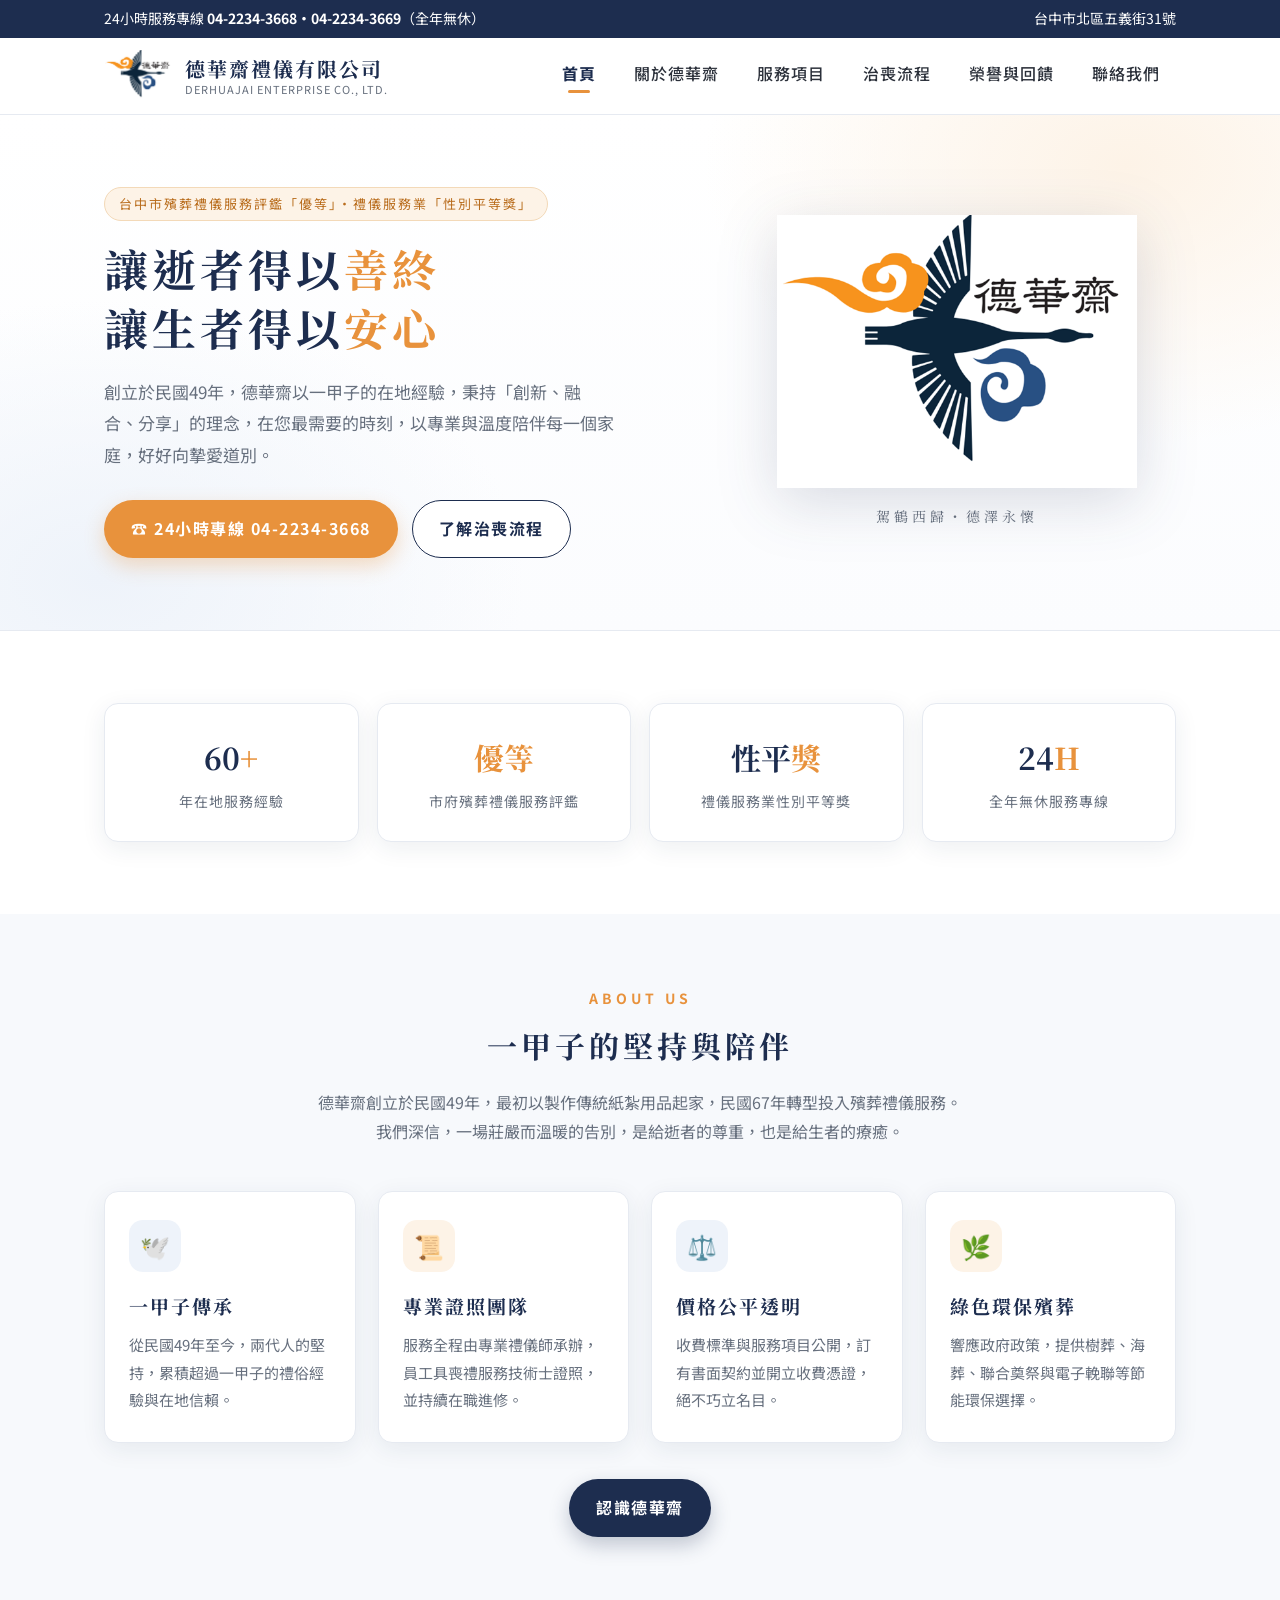
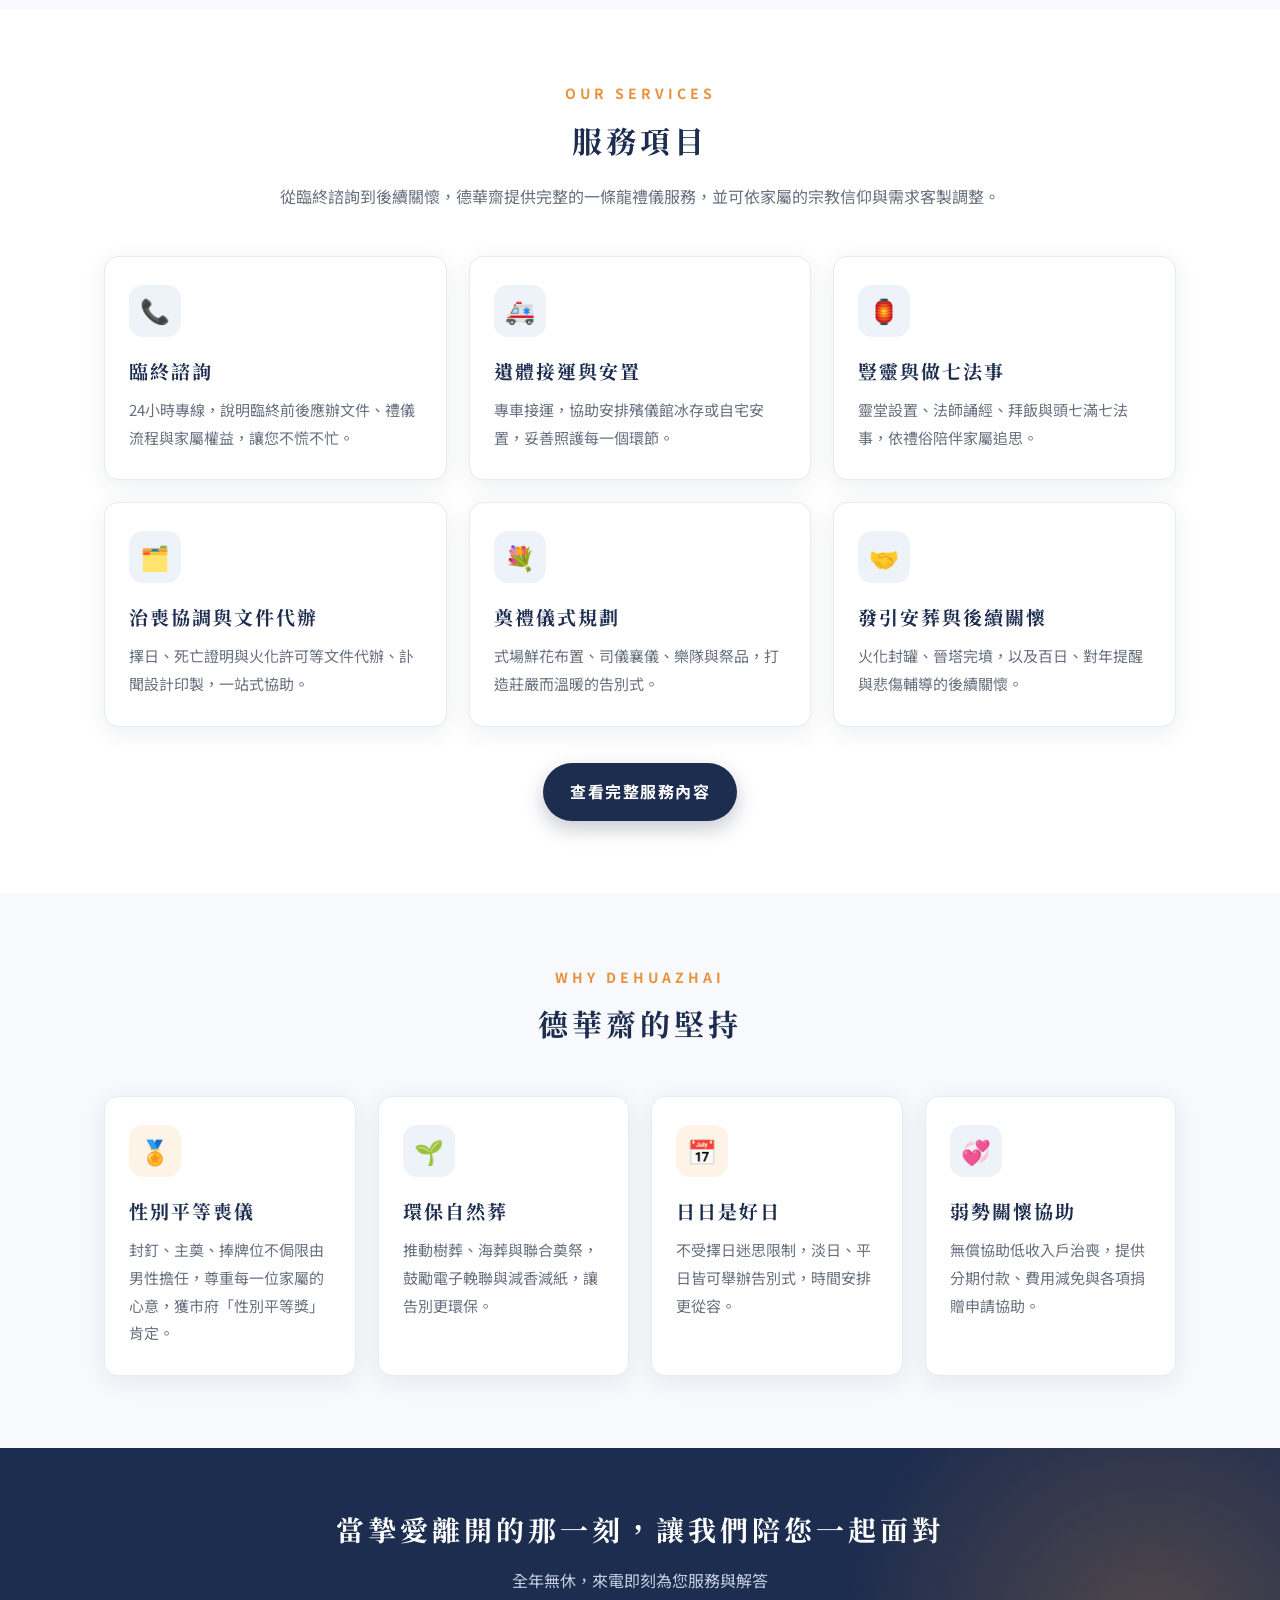
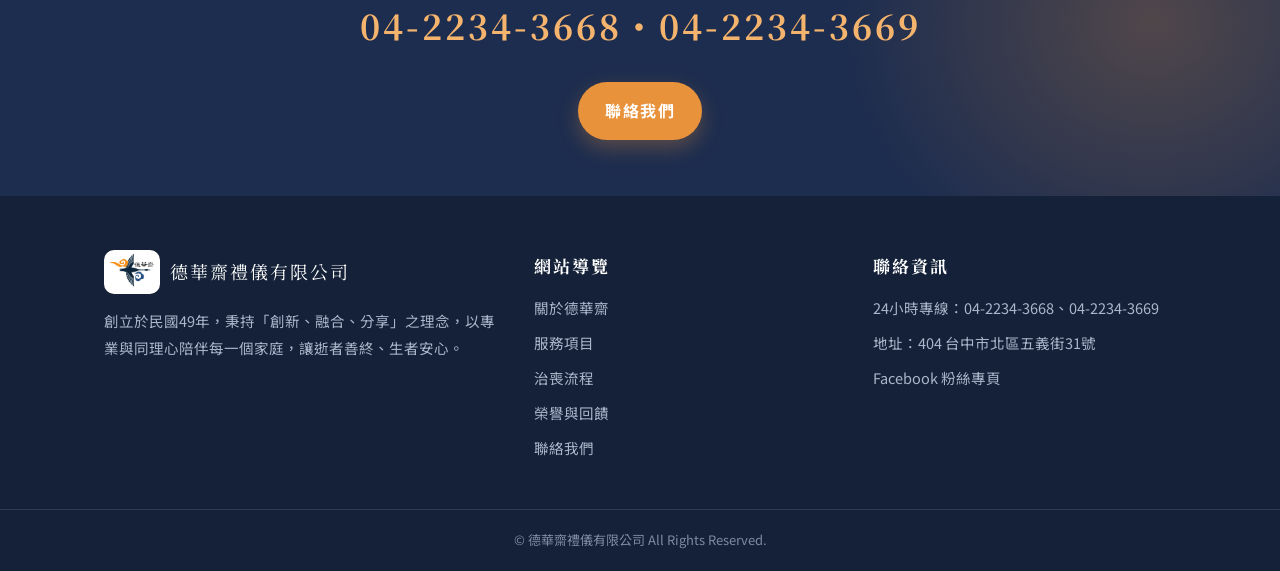
<file: index.html>
<!DOCTYPE html>
<html lang="zh-Hant-TW">
<head>
<meta charset="UTF-8">
<meta name="viewport" content="width=device-width, initial-scale=1.0">
<title>德華齋禮儀有限公司｜台中禮儀公司・24小時服務專線 04-2234-3668</title>
<meta name="description" content="德華齋禮儀有限公司創立於民國49年，台中在地禮儀公司。榮獲市府殯葬禮儀服務評鑑優等與性別平等獎。24小時服務、價格公平透明、環保自然葬、客製化治喪規劃。">
<link rel="icon" type="image/png" sizes="192x192" href="assets/favicon.png">
<link rel="apple-touch-icon" href="assets/favicon.png">
<link rel="canonical" href="https://www.derhuajai.com/">
<meta property="og:type" content="website">
<meta property="og:site_name" content="德華齋禮儀有限公司">
<meta property="og:title" content="德華齋禮儀有限公司｜台中禮儀公司・24小時服務">
<meta property="og:description" content="創立於民國49年的台中在地禮儀公司，榮獲市府殯葬禮儀服務評鑑優等與性別平等獎。24小時服務、價格公平透明、環保自然葬。">
<meta property="og:url" content="https://www.derhuajai.com/">
<meta property="og:image" content="https://www.derhuajai.com/assets/logo.png">
<meta property="og:locale" content="zh_TW">
<script type="application/ld+json">
{
  "@context": "https://schema.org",
  "@type": "WebSite",
  "name": "德華齋禮儀有限公司",
  "alternateName": ["德華齋", "DERHUAJAI"],
  "url": "https://www.derhuajai.com/"
}
</script>
<script type="application/ld+json">
{
  "@context": "https://schema.org",
  "@type": "FuneralHome",
  "name": "德華齋禮儀有限公司",
  "alternateName": "DERHUAJAI ENTERPRISE CO., LTD.",
  "description": "台中在地禮儀公司，創立於民國49年，提供24小時殯葬禮儀服務、治喪規劃、環保自然葬。榮獲市府殯葬禮儀服務評鑑優等與性別平等獎。",
  "url": "https://www.derhuajai.com/",
  "logo": "https://www.derhuajai.com/assets/logo.png",
  "image": "https://www.derhuajai.com/assets/logo.png",
  "telephone": "+886-4-2234-3668",
  "foundingDate": "1960",
  "address": {
    "@type": "PostalAddress",
    "streetAddress": "北區五義街31號",
    "addressLocality": "台中市",
    "postalCode": "404",
    "addressCountry": "TW"
  },
  "areaServed": "台中市",
  "openingHoursSpecification": {
    "@type": "OpeningHoursSpecification",
    "dayOfWeek": ["Monday","Tuesday","Wednesday","Thursday","Friday","Saturday","Sunday"],
    "opens": "00:00",
    "closes": "23:59"
  },
  "sameAs": ["https://www.facebook.com/profile.php?id=100064996564223"]
}
</script>
<link rel="preconnect" href="https://fonts.googleapis.com">
<link rel="preconnect" href="https://fonts.gstatic.com" crossorigin>
<link href="https://fonts.googleapis.com/css2?family=Noto+Sans+TC:wght@400;500;700&family=Noto+Serif+TC:wght@600;700;900&display=swap" rel="stylesheet">
<link rel="stylesheet" href="assets/style.css">
</head>
<body>

<div class="topbar">
  <div class="container">
    <div>24小時服務專線 <strong><a href="tel:+886422343668">04-2234-3668</a>・<a href="tel:+886422343669">04-2234-3669</a></strong>（全年無休）</div>
    <div>台中市北區五義街31號</div>
  </div>
</div>

<header class="site-header">
  <div class="container">
    <a class="brand" href="index.html">
      <img src="assets/logo.png" alt="德華齋禮儀有限公司標誌">
      <span class="name">德華齋禮儀有限公司<small>DERHUAJAI ENTERPRISE CO., LTD.</small></span>
    </a>
    <button class="nav-toggle" aria-label="開啟選單">☰</button>
    <nav class="main-nav">
      <ul>
        <li><a href="index.html" class="active">首頁</a></li>
        <li><a href="about.html">關於德華齋</a></li>
        <li><a href="services.html">服務項目</a></li>
        <li><a href="process.html">治喪流程</a></li>
        <li><a href="community.html">榮譽與回饋</a></li>
        <li><a href="contact.html">聯絡我們</a></li>
      </ul>
    </nav>
  </div>
</header>

<section class="hero">
  <div class="container">
    <div class="hero-text">
      <span class="eyebrow">台中市殯葬禮儀服務評鑑「優等」・禮儀服務業「性別平等獎」</span>
      <h1>讓逝者得以<span class="accent">善終</span><br>讓生者得以<span class="accent">安心</span></h1>
      <p class="sub">創立於民國49年，德華齋以一甲子的在地經驗，秉持「創新、融合、分享」的理念，在您最需要的時刻，以專業與溫度陪伴每一個家庭，好好向摯愛道別。</p>
      <div class="hero-actions">
        <a class="btn btn-orange" href="tel:+886422343668">☎ 24小時專線 04-2234-3668</a>
        <a class="btn btn-outline" href="process.html">了解治喪流程</a>
      </div>
    </div>
    <div class="hero-figure">
      <img src="assets/logo.png" alt="德華齋企業圖騰－駕鶴西歸">
      <div class="motto">駕鶴西歸・德澤永懷</div>
    </div>
  </div>
</section>

<section class="section">
  <div class="container">
    <div class="stats">
      <div class="stat">
        <div class="num">60<span>+</span></div>
        <div class="label">年在地服務經驗</div>
      </div>
      <div class="stat">
        <div class="num"><span>優等</span></div>
        <div class="label">市府殯葬禮儀服務評鑑</div>
      </div>
      <div class="stat">
        <div class="num">性平<span>獎</span></div>
        <div class="label">禮儀服務業性別平等獎</div>
      </div>
      <div class="stat">
        <div class="num">24<span>H</span></div>
        <div class="label">全年無休服務專線</div>
      </div>
    </div>
  </div>
</section>

<section class="section soft">
  <div class="container">
    <div class="section-head">
      <div class="kicker">ABOUT US</div>
      <h2>一甲子的堅持與陪伴</h2>
      <p class="lead">德華齋創立於民國49年，最初以製作傳統紙紮用品起家，民國67年轉型投入殯葬禮儀服務。<br>我們深信，一場莊嚴而溫暖的告別，是給逝者的尊重，也是給生者的療癒。</p>
    </div>
    <div class="grid cols-4">
      <div class="card">
        <div class="icon">🕊️</div>
        <h3>一甲子傳承</h3>
        <p>從民國49年至今，兩代人的堅持，累積超過一甲子的禮俗經驗與在地信賴。</p>
      </div>
      <div class="card alt">
        <div class="icon">📜</div>
        <h3>專業證照團隊</h3>
        <p>服務全程由專業禮儀師承辦，員工具喪禮服務技術士證照，並持續在職進修。</p>
      </div>
      <div class="card">
        <div class="icon">⚖️</div>
        <h3>價格公平透明</h3>
        <p>收費標準與服務項目公開，訂有書面契約並開立收費憑證，絕不巧立名目。</p>
      </div>
      <div class="card alt">
        <div class="icon">🌿</div>
        <h3>綠色環保殯葬</h3>
        <p>響應政府政策，提供樹葬、海葬、聯合奠祭與電子輓聯等節能環保選擇。</p>
      </div>
    </div>
    <div style="text-align:center; margin-top:36px;">
      <a class="btn btn-primary" href="about.html">認識德華齋</a>
    </div>
  </div>
</section>

<section class="section">
  <div class="container">
    <div class="section-head">
      <div class="kicker">OUR SERVICES</div>
      <h2>服務項目</h2>
      <p class="lead">從臨終諮詢到後續關懷，德華齋提供完整的一條龍禮儀服務，並可依家屬的宗教信仰與需求客製調整。</p>
    </div>
    <div class="grid cols-3">
      <div class="card">
        <div class="icon">📞</div>
        <h3>臨終諮詢</h3>
        <p>24小時專線，說明臨終前後應辦文件、禮儀流程與家屬權益，讓您不慌不忙。</p>
      </div>
      <div class="card">
        <div class="icon">🚑</div>
        <h3>遺體接運與安置</h3>
        <p>專車接運，協助安排殯儀館冰存或自宅安置，妥善照護每一個環節。</p>
      </div>
      <div class="card">
        <div class="icon">🏮</div>
        <h3>豎靈與做七法事</h3>
        <p>靈堂設置、法師誦經、拜飯與頭七滿七法事，依禮俗陪伴家屬追思。</p>
      </div>
      <div class="card">
        <div class="icon">🗂️</div>
        <h3>治喪協調與文件代辦</h3>
        <p>擇日、死亡證明與火化許可等文件代辦、訃聞設計印製，一站式協助。</p>
      </div>
      <div class="card">
        <div class="icon">💐</div>
        <h3>奠禮儀式規劃</h3>
        <p>式場鮮花布置、司儀襄儀、樂隊與祭品，打造莊嚴而溫暖的告別式。</p>
      </div>
      <div class="card">
        <div class="icon">🤝</div>
        <h3>發引安葬與後續關懷</h3>
        <p>火化封罐、晉塔完墳，以及百日、對年提醒與悲傷輔導的後續關懷。</p>
      </div>
    </div>
    <div style="text-align:center; margin-top:36px;">
      <a class="btn btn-primary" href="services.html">查看完整服務內容</a>
    </div>
  </div>
</section>

<section class="section soft">
  <div class="container">
    <div class="section-head">
      <div class="kicker">WHY DEHUAZHAI</div>
      <h2>德華齋的堅持</h2>
    </div>
    <div class="grid cols-4">
      <div class="card alt">
        <div class="icon">🏅</div>
        <h3>性別平等喪儀</h3>
        <p>封釘、主奠、捧牌位不侷限由男性擔任，尊重每一位家屬的心意，獲市府「性別平等獎」肯定。</p>
      </div>
      <div class="card">
        <div class="icon">🌱</div>
        <h3>環保自然葬</h3>
        <p>推動樹葬、海葬與聯合奠祭，鼓勵電子輓聯與減香減紙，讓告別更環保。</p>
      </div>
      <div class="card alt">
        <div class="icon">📅</div>
        <h3>日日是好日</h3>
        <p>不受擇日迷思限制，淡日、平日皆可舉辦告別式，時間安排更從容。</p>
      </div>
      <div class="card">
        <div class="icon">💞</div>
        <h3>弱勢關懷協助</h3>
        <p>無償協助低收入戶治喪，提供分期付款、費用減免與各項捐贈申請協助。</p>
      </div>
    </div>
  </div>
</section>

<section class="cta-band">
  <div class="container">
    <h2>當摯愛離開的那一刻，讓我們陪您一起面對</h2>
    <p>全年無休，來電即刻為您服務與解答</p>
    <div class="phone">04-2234-3668・04-2234-3669</div>
    <a class="btn btn-orange" href="contact.html">聯絡我們</a>
  </div>
</section>

<footer class="site-footer">
  <div class="container footer-grid">
    <div>
      <div class="f-brand">
        <img src="assets/logo.png" alt="德華齋標誌">
        <span class="n">德華齋禮儀有限公司</span>
      </div>
      <p>創立於民國49年，秉持「創新、融合、分享」之理念，以專業與同理心陪伴每一個家庭，讓逝者善終、生者安心。</p>
    </div>
    <div>
      <h4>網站導覽</h4>
      <ul>
        <li><a href="about.html">關於德華齋</a></li>
        <li><a href="services.html">服務項目</a></li>
        <li><a href="process.html">治喪流程</a></li>
        <li><a href="community.html">榮譽與回饋</a></li>
        <li><a href="contact.html">聯絡我們</a></li>
      </ul>
    </div>
    <div>
      <h4>聯絡資訊</h4>
      <ul>
        <li>24小時專線：<a href="tel:+886422343668">04-2234-3668</a>、<a href="tel:+886422343669">04-2234-3669</a></li>
        <li>地址：404 台中市北區五義街31號</li>
        <li><a href="https://www.facebook.com/profile.php?id=100064996564223" target="_blank" rel="noopener">Facebook 粉絲專頁</a></li>
      </ul>
    </div>
  </div>
  <div class="footer-bottom">© 德華齋禮儀有限公司 All Rights Reserved.</div>
</footer>

<script src="assets/main.js"></script>
</body>
</html>
</file>
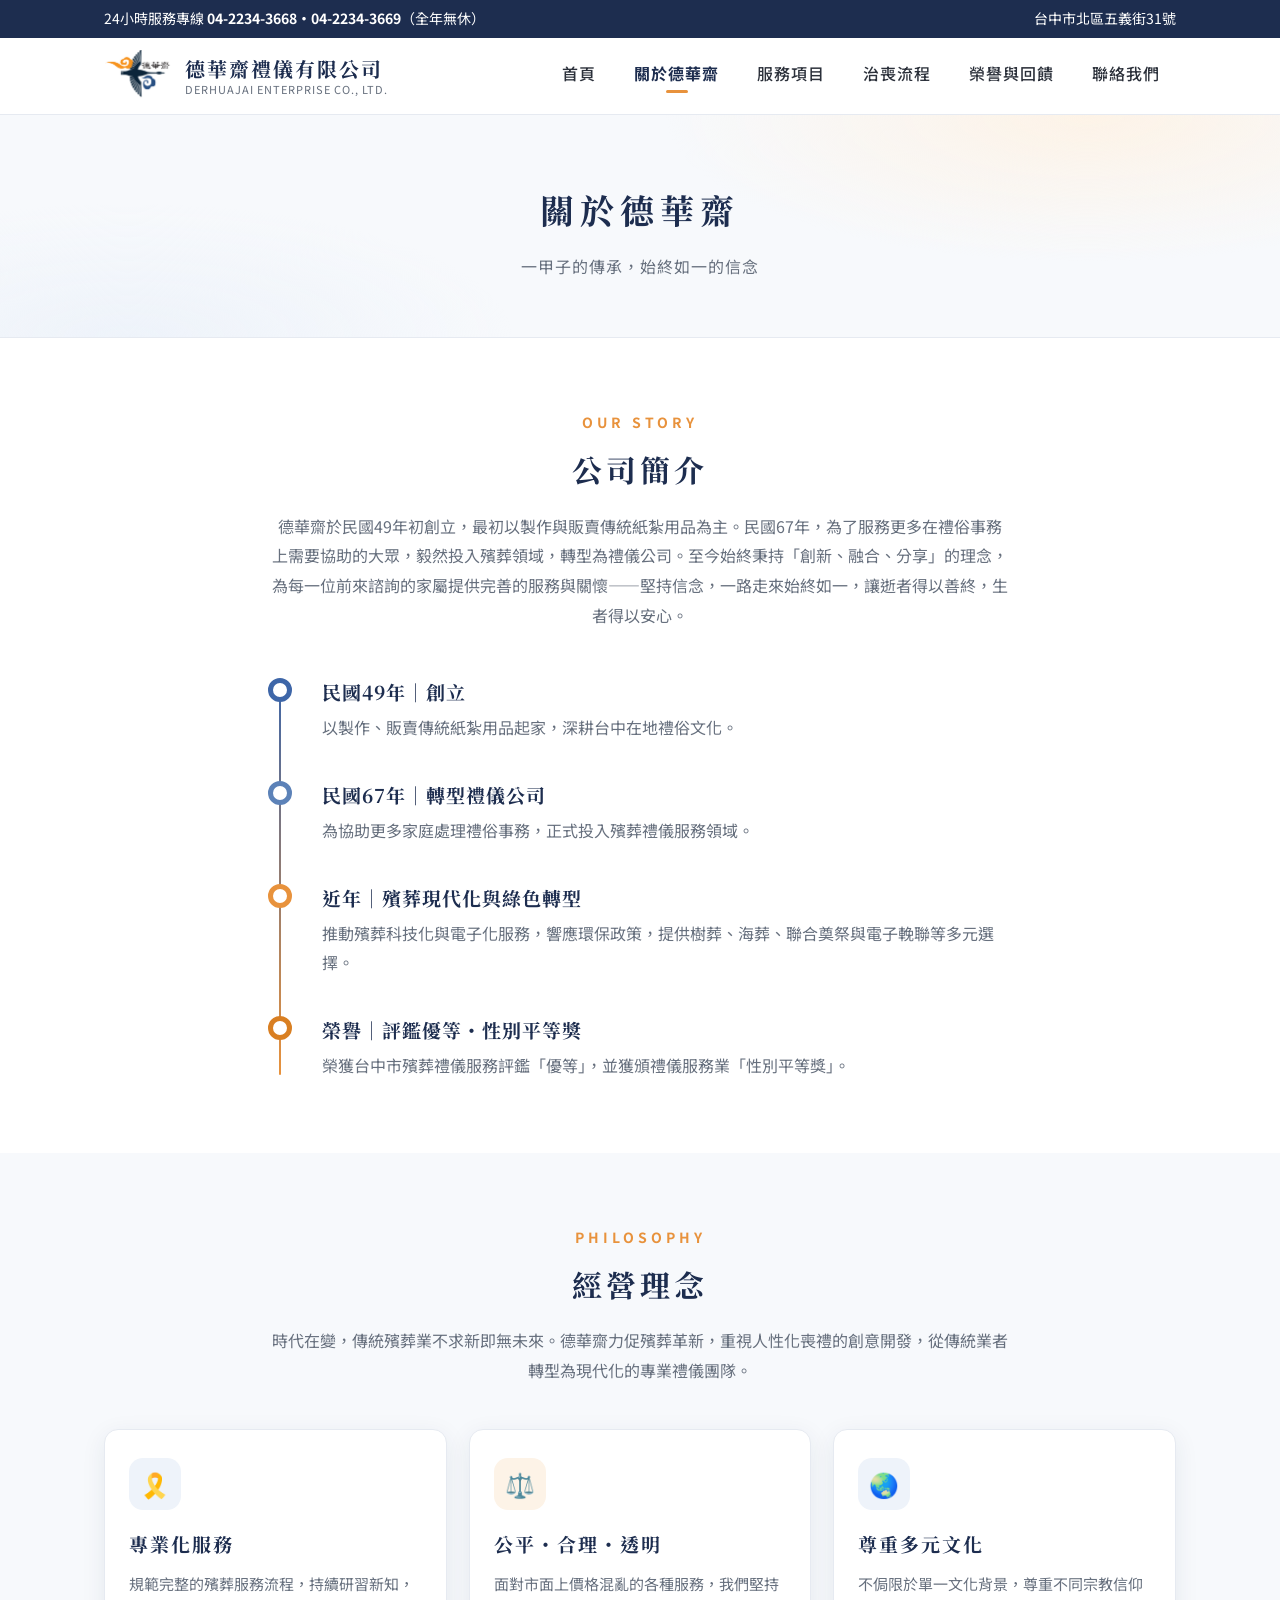
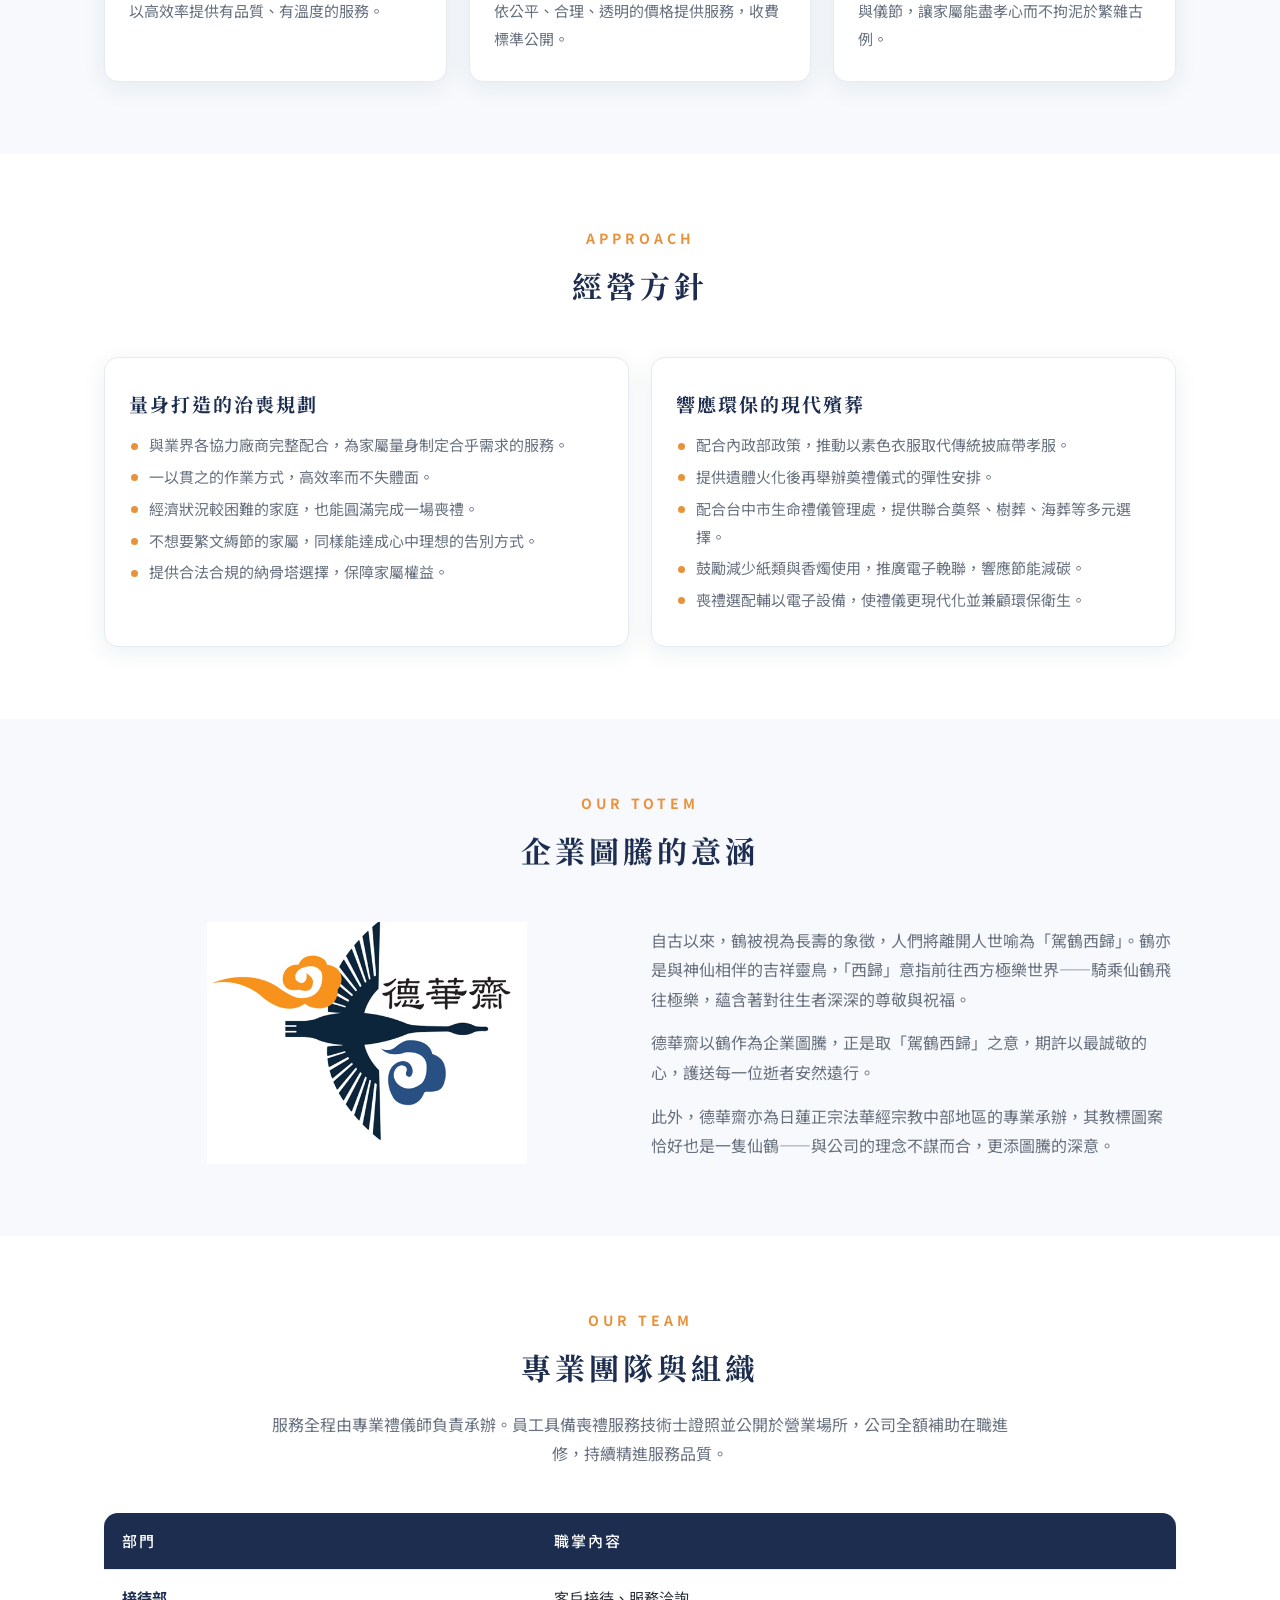
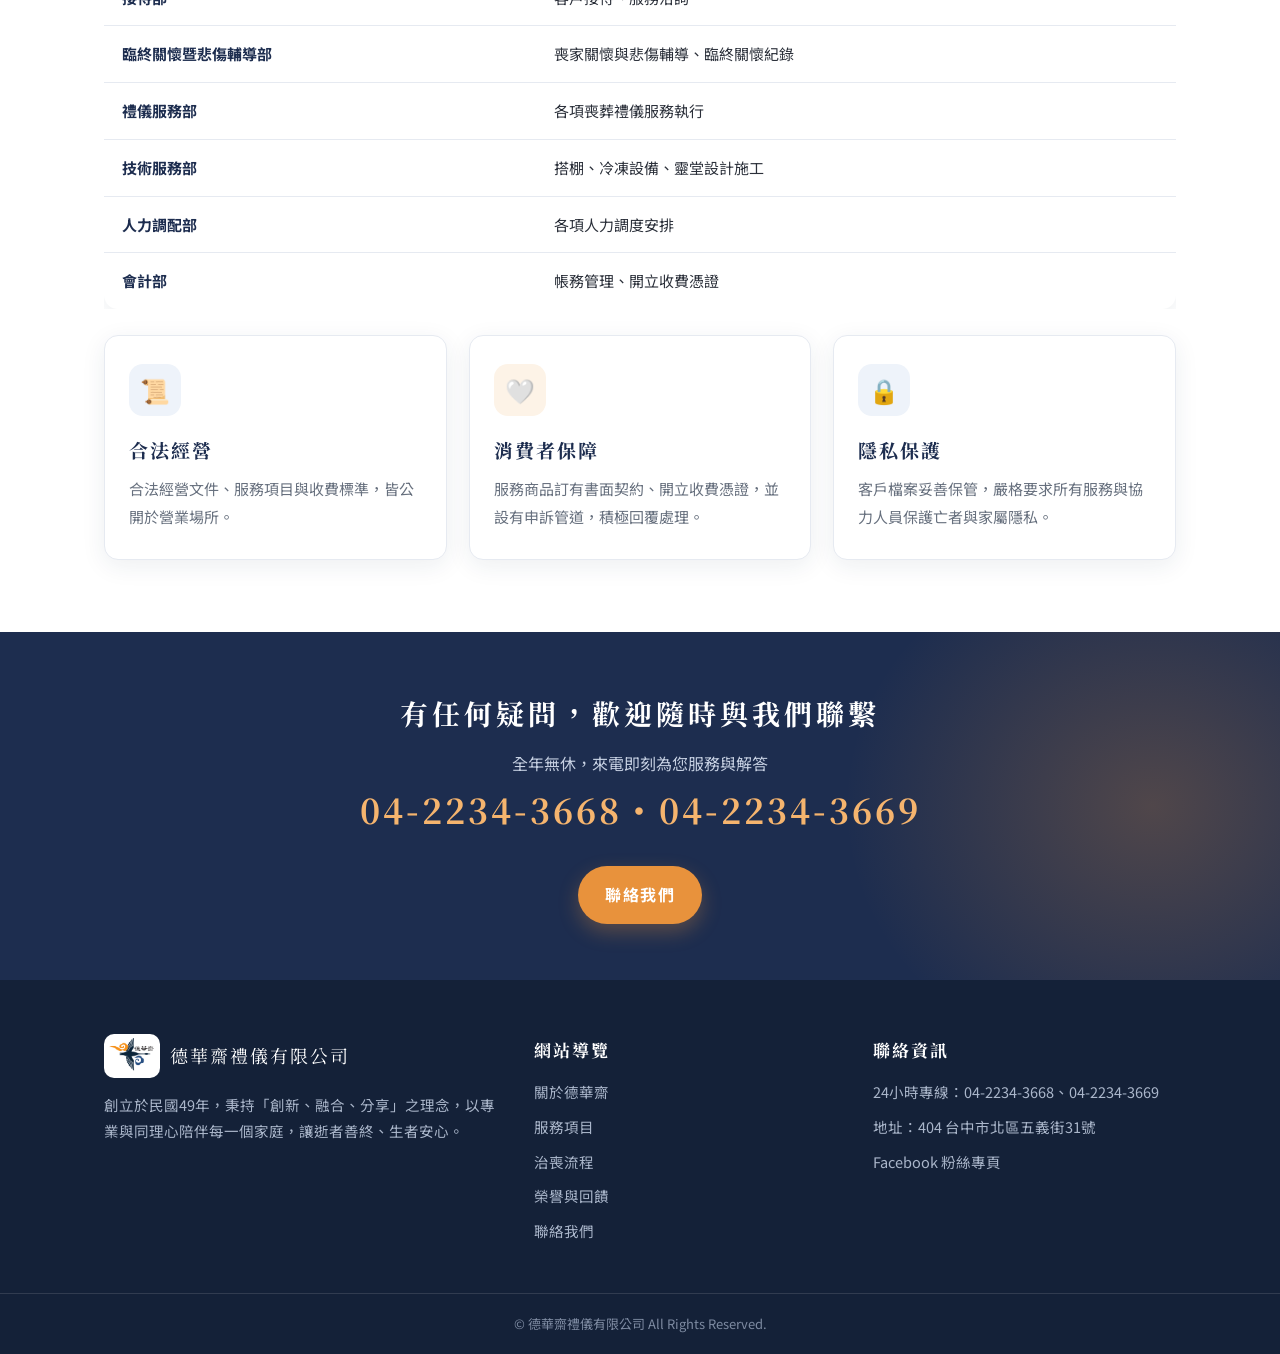
<file: about.html>
<!DOCTYPE html>
<html lang="zh-Hant-TW">
<head>
<meta charset="UTF-8">
<meta name="viewport" content="width=device-width, initial-scale=1.0">
<title>關於德華齋｜德華齋禮儀有限公司</title>
<meta name="description" content="德華齋創立於民國49年，從傳統紙紮工藝起家，民國67年轉型投入殯葬禮儀服務。認識我們的沿革、理念、企業圖騰與專業團隊。">
<link rel="icon" type="image/png" sizes="192x192" href="assets/favicon.png">
<link rel="preconnect" href="https://fonts.googleapis.com">
<link rel="preconnect" href="https://fonts.gstatic.com" crossorigin>
<link href="https://fonts.googleapis.com/css2?family=Noto+Sans+TC:wght@400;500;700&family=Noto+Serif+TC:wght@600;700;900&display=swap" rel="stylesheet">
<link rel="stylesheet" href="assets/style.css">
</head>
<body>

<div class="topbar">
  <div class="container">
    <div>24小時服務專線 <strong><a href="tel:+886422343668">04-2234-3668</a>・<a href="tel:+886422343669">04-2234-3669</a></strong>（全年無休）</div>
    <div>台中市北區五義街31號</div>
  </div>
</div>

<header class="site-header">
  <div class="container">
    <a class="brand" href="index.html">
      <img src="assets/logo.png" alt="德華齋禮儀有限公司標誌">
      <span class="name">德華齋禮儀有限公司<small>DERHUAJAI ENTERPRISE CO., LTD.</small></span>
    </a>
    <button class="nav-toggle" aria-label="開啟選單">☰</button>
    <nav class="main-nav">
      <ul>
        <li><a href="index.html">首頁</a></li>
        <li><a href="about.html" class="active">關於德華齋</a></li>
        <li><a href="services.html">服務項目</a></li>
        <li><a href="process.html">治喪流程</a></li>
        <li><a href="community.html">榮譽與回饋</a></li>
        <li><a href="contact.html">聯絡我們</a></li>
      </ul>
    </nav>
  </div>
</header>

<section class="page-hero">
  <h1>關於德華齋</h1>
  <p>一甲子的傳承，始終如一的信念</p>
</section>

<section class="section">
  <div class="container">
    <div class="section-head">
      <div class="kicker">OUR STORY</div>
      <h2>公司簡介</h2>
      <p class="lead">德華齋於民國49年初創立，最初以製作與販賣傳統紙紮用品為主。民國67年，為了服務更多在禮俗事務上需要協助的大眾，毅然投入殯葬領域，轉型為禮儀公司。至今始終秉持「創新、融合、分享」的理念，為每一位前來諮詢的家屬提供完善的服務與關懷——堅持信念，一路走來始終如一，讓逝者得以善終，生者得以安心。</p>
    </div>
    <div class="timeline">
      <div class="t-item">
        <div class="t-dot"></div>
        <div class="t-year">民國49年｜創立</div>
        <div class="t-body">以製作、販賣傳統紙紮用品起家，深耕台中在地禮俗文化。</div>
      </div>
      <div class="t-item">
        <div class="t-dot"></div>
        <div class="t-year">民國67年｜轉型禮儀公司</div>
        <div class="t-body">為協助更多家庭處理禮俗事務，正式投入殯葬禮儀服務領域。</div>
      </div>
      <div class="t-item">
        <div class="t-dot"></div>
        <div class="t-year">近年｜殯葬現代化與綠色轉型</div>
        <div class="t-body">推動殯葬科技化與電子化服務，響應環保政策，提供樹葬、海葬、聯合奠祭與電子輓聯等多元選擇。</div>
      </div>
      <div class="t-item">
        <div class="t-dot"></div>
        <div class="t-year">榮譽｜評鑑優等・性別平等獎</div>
        <div class="t-body">榮獲台中市殯葬禮儀服務評鑑「優等」，並獲頒禮儀服務業「性別平等獎」。</div>
      </div>
    </div>
  </div>
</section>

<section class="section soft">
  <div class="container">
    <div class="section-head">
      <div class="kicker">PHILOSOPHY</div>
      <h2>經營理念</h2>
      <p class="lead">時代在變，傳統殯葬業不求新即無未來。德華齋力促殯葬革新，重視人性化喪禮的創意開發，從傳統業者轉型為現代化的專業禮儀團隊。</p>
    </div>
    <div class="grid cols-3">
      <div class="card">
        <div class="icon">🎗️</div>
        <h3>專業化服務</h3>
        <p>規範完整的殯葬服務流程，持續研習新知，以高效率提供有品質、有溫度的服務。</p>
      </div>
      <div class="card alt">
        <div class="icon">⚖️</div>
        <h3>公平・合理・透明</h3>
        <p>面對市面上價格混亂的各種服務，我們堅持依公平、合理、透明的價格提供服務，收費標準公開。</p>
      </div>
      <div class="card">
        <div class="icon">🌏</div>
        <h3>尊重多元文化</h3>
        <p>不侷限於單一文化背景，尊重不同宗教信仰與儀節，讓家屬能盡孝心而不拘泥於繁雜古例。</p>
      </div>
    </div>
  </div>
</section>

<section class="section">
  <div class="container">
    <div class="section-head">
      <div class="kicker">APPROACH</div>
      <h2>經營方針</h2>
    </div>
    <div class="grid cols-2">
      <div class="card">
        <h3>量身打造的治喪規劃</h3>
        <ul>
          <li>與業界各協力廠商完整配合，為家屬量身制定合乎需求的服務。</li>
          <li>一以貫之的作業方式，高效率而不失體面。</li>
          <li>經濟狀況較困難的家庭，也能圓滿完成一場喪禮。</li>
          <li>不想要繁文縟節的家屬，同樣能達成心中理想的告別方式。</li>
          <li>提供合法合規的納骨塔選擇，保障家屬權益。</li>
        </ul>
      </div>
      <div class="card alt">
        <h3>響應環保的現代殯葬</h3>
        <ul>
          <li>配合內政部政策，推動以素色衣服取代傳統披麻帶孝服。</li>
          <li>提供遺體火化後再舉辦奠禮儀式的彈性安排。</li>
          <li>配合台中市生命禮儀管理處，提供聯合奠祭、樹葬、海葬等多元選擇。</li>
          <li>鼓勵減少紙類與香燭使用，推廣電子輓聯，響應節能減碳。</li>
          <li>喪禮選配輔以電子設備，使禮儀更現代化並兼顧環保衛生。</li>
        </ul>
      </div>
    </div>
  </div>
</section>

<section class="section soft">
  <div class="container">
    <div class="section-head">
      <div class="kicker">OUR TOTEM</div>
      <h2>企業圖騰的意涵</h2>
    </div>
    <div class="grid cols-2" style="align-items:center;">
      <div style="text-align:center;">
        <img src="assets/logo.png" alt="德華齋企業圖騰－仙鶴與祥雲" style="max-width:320px; margin:0 auto;">
      </div>
      <div>
        <p style="color:var(--muted); margin-bottom:14px;">自古以來，鶴被視為長壽的象徵，人們將離開人世喻為「駕鶴西歸」。鶴亦是與神仙相伴的吉祥靈鳥，「西歸」意指前往西方極樂世界——騎乘仙鶴飛往極樂，蘊含著對往生者深深的尊敬與祝福。</p>
        <p style="color:var(--muted); margin-bottom:14px;">德華齋以鶴作為企業圖騰，正是取「駕鶴西歸」之意，期許以最誠敬的心，護送每一位逝者安然遠行。</p>
        <p style="color:var(--muted);">此外，德華齋亦為日蓮正宗法華經宗教中部地區的專業承辦，其教標圖案恰好也是一隻仙鶴——與公司的理念不謀而合，更添圖騰的深意。</p>
      </div>
    </div>
  </div>
</section>

<section class="section">
  <div class="container">
    <div class="section-head">
      <div class="kicker">OUR TEAM</div>
      <h2>專業團隊與組織</h2>
      <p class="lead">服務全程由專業禮儀師負責承辦。員工具備喪禮服務技術士證照並公開於營業場所，公司全額補助在職進修，持續精進服務品質。</p>
    </div>
    <div class="table-wrap">
      <table class="nice">
        <thead>
          <tr><th>部門</th><th>職掌內容</th></tr>
        </thead>
        <tbody>
          <tr><td>接待部</td><td>客戶接待、服務洽詢</td></tr>
          <tr><td>臨終關懷暨悲傷輔導部</td><td>喪家關懷與悲傷輔導、臨終關懷紀錄</td></tr>
          <tr><td>禮儀服務部</td><td>各項喪葬禮儀服務執行</td></tr>
          <tr><td>技術服務部</td><td>搭棚、冷凍設備、靈堂設計施工</td></tr>
          <tr><td>人力調配部</td><td>各項人力調度安排</td></tr>
          <tr><td>會計部</td><td>帳務管理、開立收費憑證</td></tr>
        </tbody>
      </table>
    </div>
    <div class="grid cols-3" style="margin-top:26px;">
      <div class="card">
        <div class="icon">📜</div>
        <h3>合法經營</h3>
        <p>合法經營文件、服務項目與收費標準，皆公開於營業場所。</p>
      </div>
      <div class="card alt">
        <div class="icon">🤍</div>
        <h3>消費者保障</h3>
        <p>服務商品訂有書面契約、開立收費憑證，並設有申訴管道，積極回覆處理。</p>
      </div>
      <div class="card">
        <div class="icon">🔒</div>
        <h3>隱私保護</h3>
        <p>客戶檔案妥善保管，嚴格要求所有服務與協力人員保護亡者與家屬隱私。</p>
      </div>
    </div>
  </div>
</section>

<section class="cta-band">
  <div class="container">
    <h2>有任何疑問，歡迎隨時與我們聯繫</h2>
    <p>全年無休，來電即刻為您服務與解答</p>
    <div class="phone">04-2234-3668・04-2234-3669</div>
    <a class="btn btn-orange" href="contact.html">聯絡我們</a>
  </div>
</section>

<footer class="site-footer">
  <div class="container footer-grid">
    <div>
      <div class="f-brand">
        <img src="assets/logo.png" alt="德華齋標誌">
        <span class="n">德華齋禮儀有限公司</span>
      </div>
      <p>創立於民國49年，秉持「創新、融合、分享」之理念，以專業與同理心陪伴每一個家庭，讓逝者善終、生者安心。</p>
    </div>
    <div>
      <h4>網站導覽</h4>
      <ul>
        <li><a href="about.html">關於德華齋</a></li>
        <li><a href="services.html">服務項目</a></li>
        <li><a href="process.html">治喪流程</a></li>
        <li><a href="community.html">榮譽與回饋</a></li>
        <li><a href="contact.html">聯絡我們</a></li>
      </ul>
    </div>
    <div>
      <h4>聯絡資訊</h4>
      <ul>
        <li>24小時專線：<a href="tel:+886422343668">04-2234-3668</a>、<a href="tel:+886422343669">04-2234-3669</a></li>
        <li>地址：404 台中市北區五義街31號</li>
        <li><a href="https://www.facebook.com/profile.php?id=100064996564223" target="_blank" rel="noopener">Facebook 粉絲專頁</a></li>
      </ul>
    </div>
  </div>
  <div class="footer-bottom">© 德華齋禮儀有限公司 All Rights Reserved.</div>
</footer>

<script src="assets/main.js"></script>
</body>
</html>
</file>
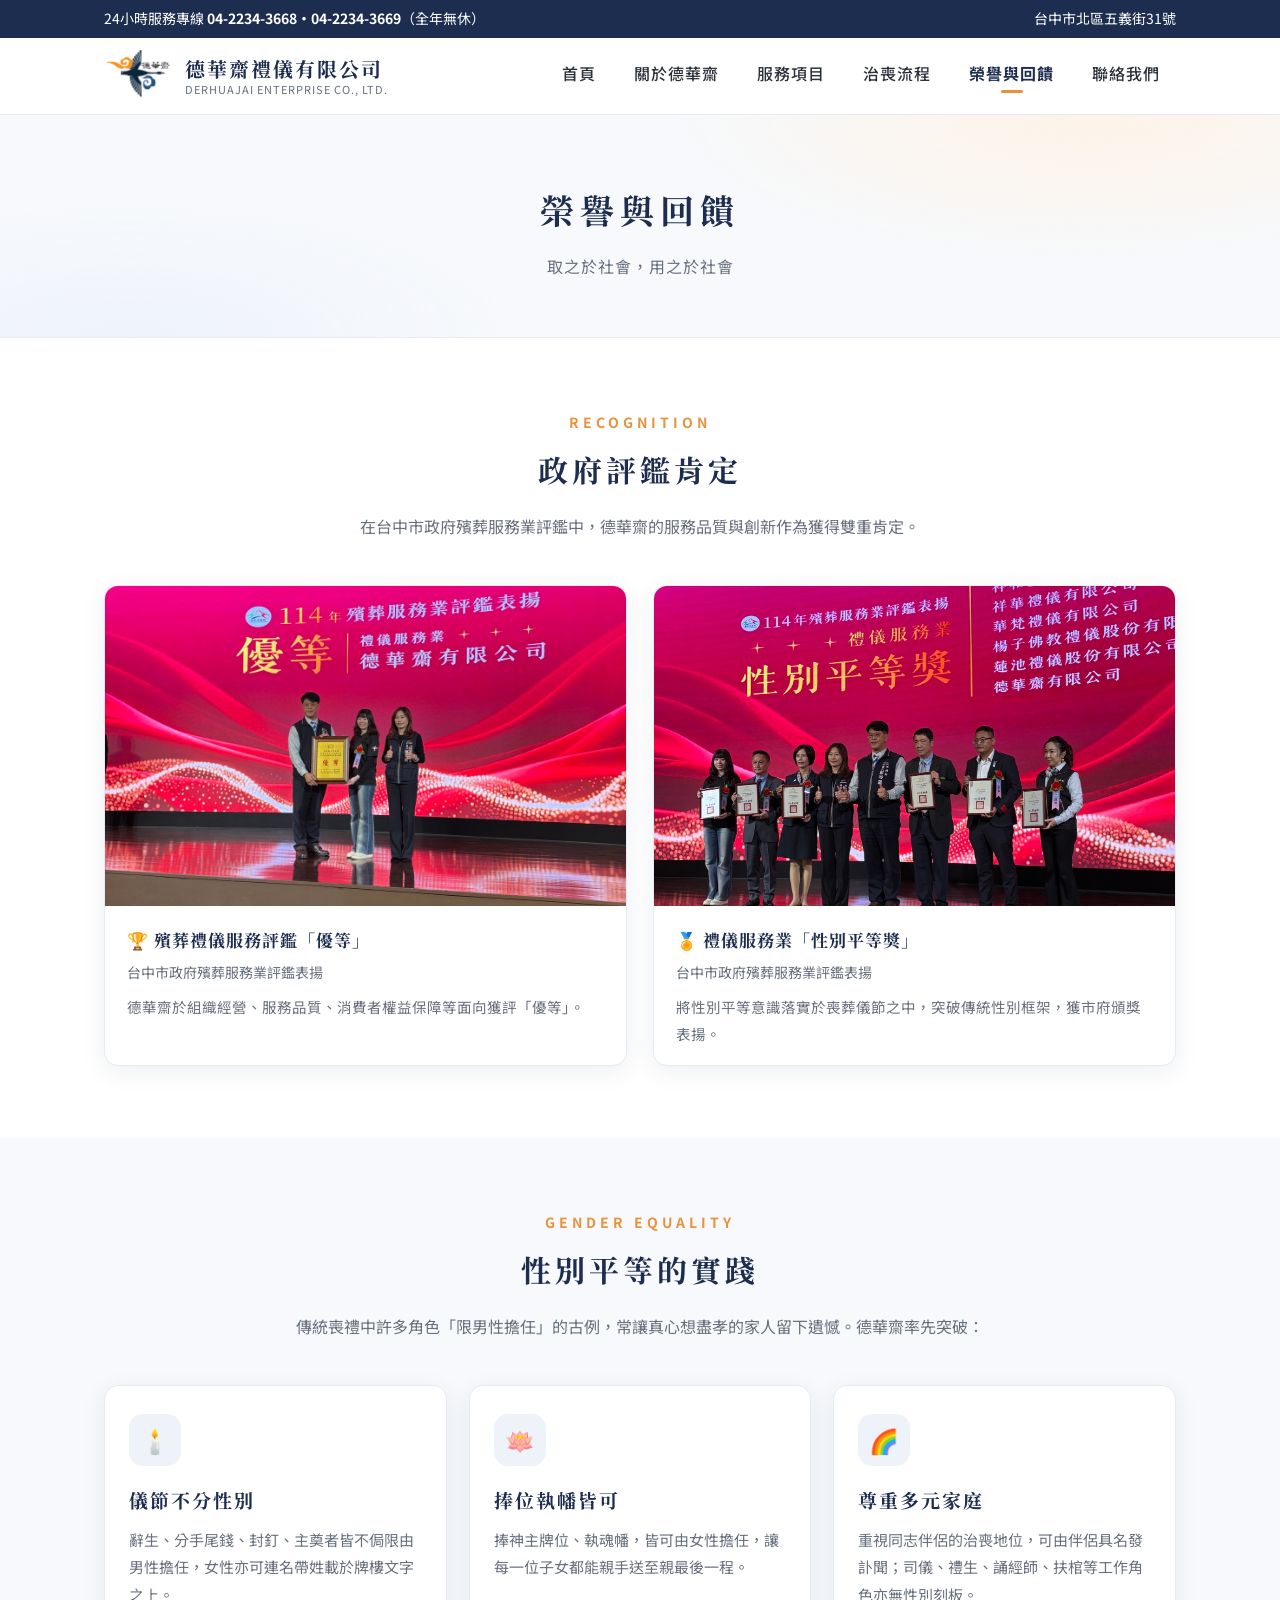
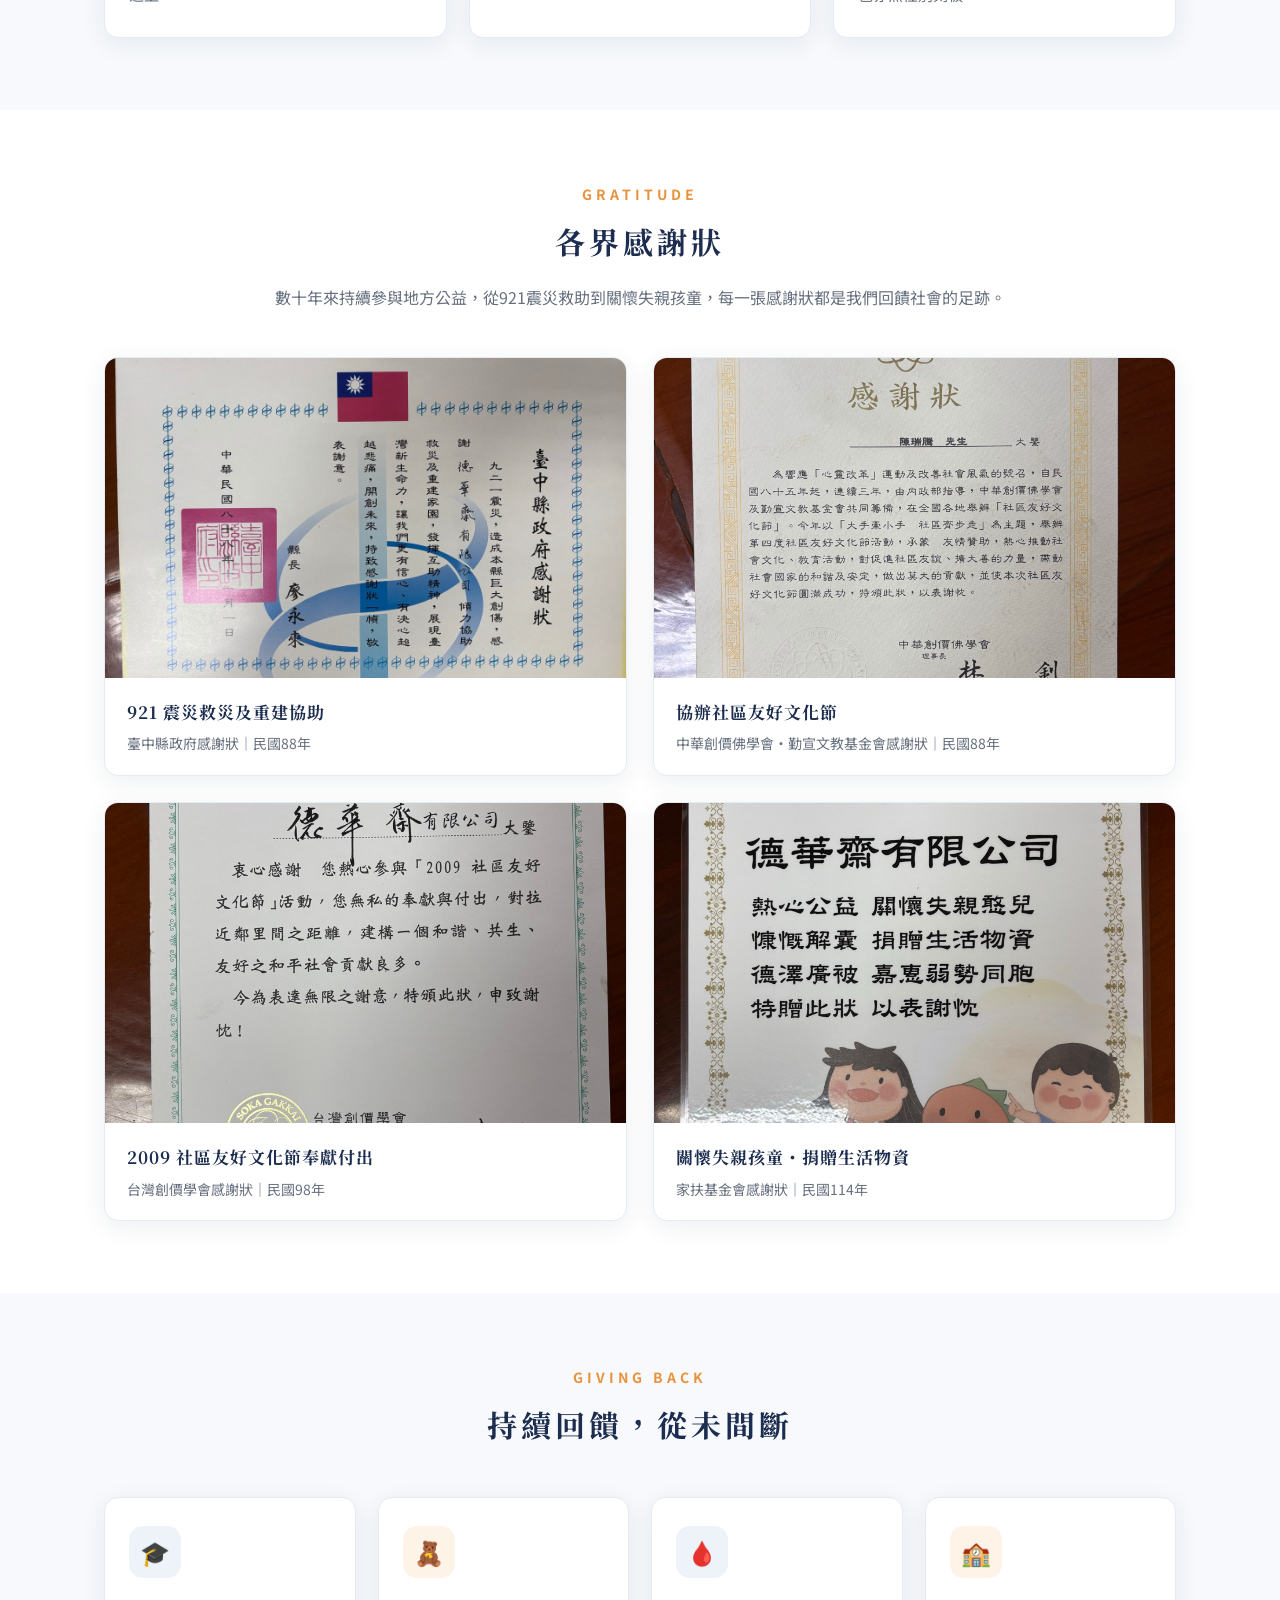
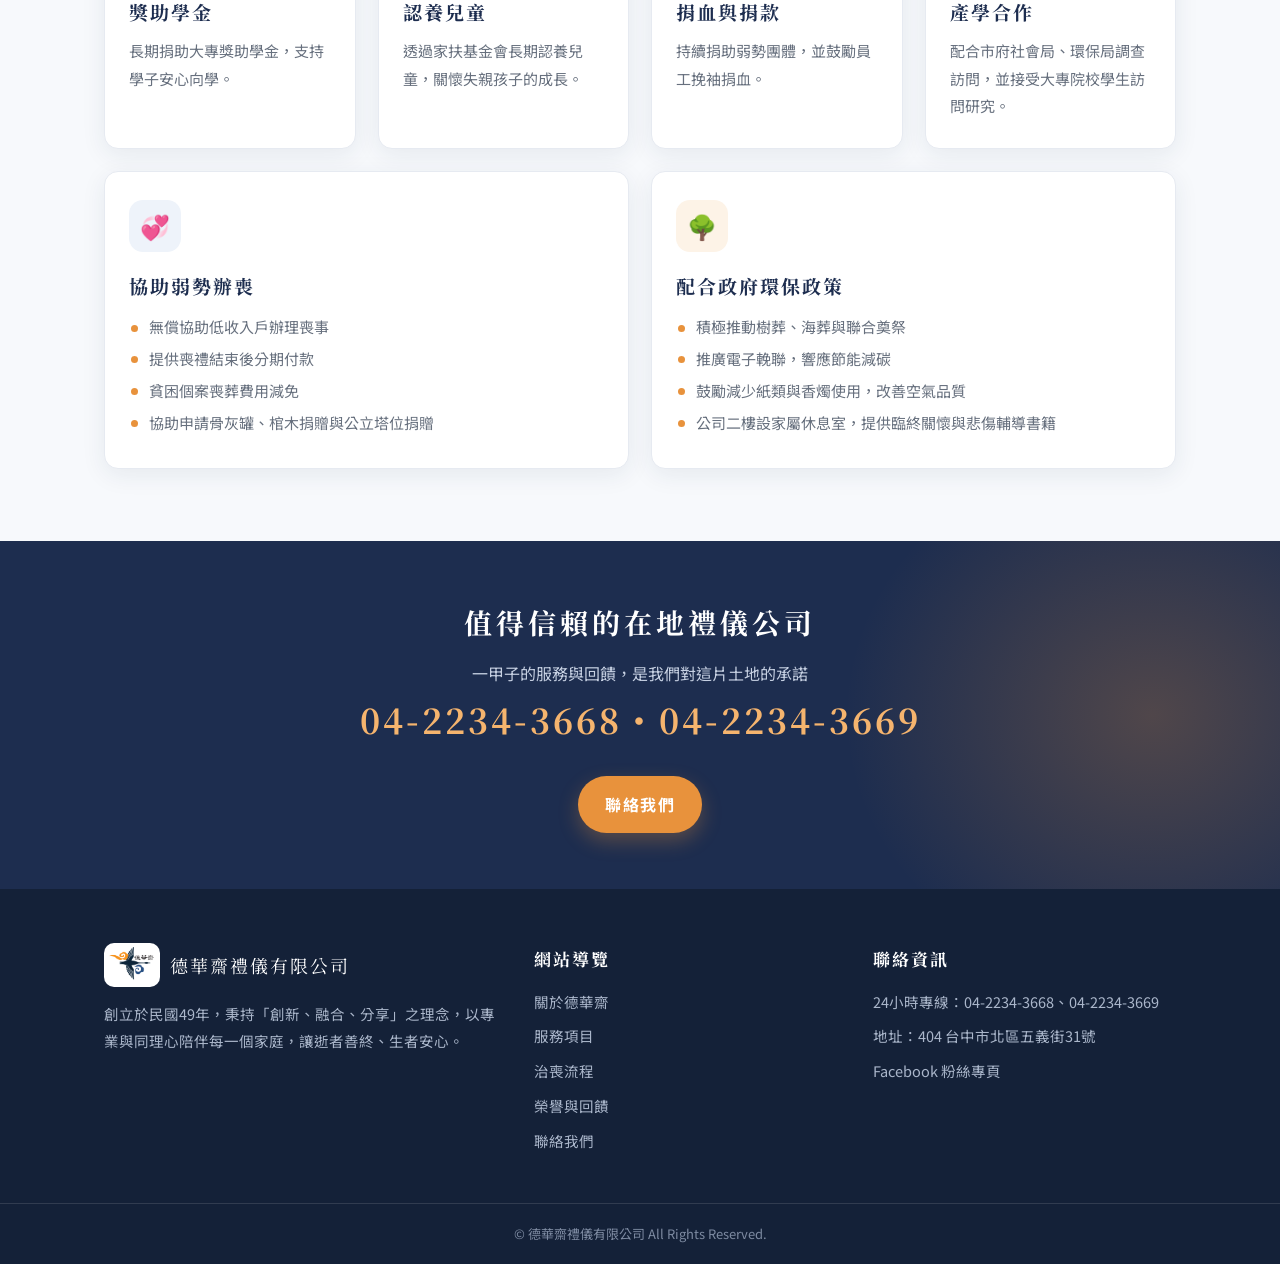
<file: community.html>
<!DOCTYPE html>
<html lang="zh-Hant-TW">
<head>
<meta charset="UTF-8">
<meta name="viewport" content="width=device-width, initial-scale=1.0">
<title>榮譽與回饋｜德華齋禮儀有限公司</title>
<meta name="description" content="德華齋榮獲台中市殯葬禮儀服務評鑑優等與性別平等獎。長期投入921賑災、認養兒童、大專獎助學金、弱勢捐助與捐血公益，取之於社會、用之於社會。">
<link rel="icon" type="image/png" sizes="192x192" href="assets/favicon.png">
<link rel="preconnect" href="https://fonts.googleapis.com">
<link rel="preconnect" href="https://fonts.gstatic.com" crossorigin>
<link href="https://fonts.googleapis.com/css2?family=Noto+Sans+TC:wght@400;500;700&family=Noto+Serif+TC:wght@600;700;900&display=swap" rel="stylesheet">
<link rel="stylesheet" href="assets/style.css">
</head>
<body>

<div class="topbar">
  <div class="container">
    <div>24小時服務專線 <strong><a href="tel:+886422343668">04-2234-3668</a>・<a href="tel:+886422343669">04-2234-3669</a></strong>（全年無休）</div>
    <div>台中市北區五義街31號</div>
  </div>
</div>

<header class="site-header">
  <div class="container">
    <a class="brand" href="index.html">
      <img src="assets/logo.png" alt="德華齋禮儀有限公司標誌">
      <span class="name">德華齋禮儀有限公司<small>DERHUAJAI ENTERPRISE CO., LTD.</small></span>
    </a>
    <button class="nav-toggle" aria-label="開啟選單">☰</button>
    <nav class="main-nav">
      <ul>
        <li><a href="index.html">首頁</a></li>
        <li><a href="about.html">關於德華齋</a></li>
        <li><a href="services.html">服務項目</a></li>
        <li><a href="process.html">治喪流程</a></li>
        <li><a href="community.html" class="active">榮譽與回饋</a></li>
        <li><a href="contact.html">聯絡我們</a></li>
      </ul>
    </nav>
  </div>
</header>

<section class="page-hero">
  <h1>榮譽與回饋</h1>
  <p>取之於社會，用之於社會</p>
</section>

<section class="section">
  <div class="container">
    <div class="section-head">
      <div class="kicker">RECOGNITION</div>
      <h2>政府評鑑肯定</h2>
      <p class="lead">在台中市政府殯葬服務業評鑑中，德華齋的服務品質與創新作為獲得雙重肯定。</p>
    </div>
    <div class="cert-grid">
      <div class="cert-card">
        <figure>
          <img src="assets/award-excellent.jpg" alt="殯葬服務業評鑑表揚—德華齋獲頒優等" loading="lazy">
          <figcaption>
            <div class="cert-title">🏆 殯葬禮儀服務評鑑「優等」</div>
            <div class="cert-meta">台中市政府殯葬服務業評鑑表揚</div>
            <p style="color:var(--muted); font-size:14.5px; margin-top:8px;">德華齋於組織經營、服務品質、消費者權益保障等面向獲評「優等」。</p>
          </figcaption>
        </figure>
      </div>
      <div class="cert-card">
        <figure>
          <img src="assets/award-gender.jpg" alt="殯葬服務業評鑑表揚—禮儀服務業性別平等獎頒獎典禮" loading="lazy">
          <figcaption>
            <div class="cert-title">🏅 禮儀服務業「性別平等獎」</div>
            <div class="cert-meta">台中市政府殯葬服務業評鑑表揚</div>
            <p style="color:var(--muted); font-size:14.5px; margin-top:8px;">將性別平等意識落實於喪葬儀節之中，突破傳統性別框架，獲市府頒獎表揚。</p>
          </figcaption>
        </figure>
      </div>
    </div>
  </div>
</section>

<section class="section soft">
  <div class="container">
    <div class="section-head">
      <div class="kicker">GENDER EQUALITY</div>
      <h2>性別平等的實踐</h2>
      <p class="lead">傳統喪禮中許多角色「限男性擔任」的古例，常讓真心想盡孝的家人留下遺憾。德華齋率先突破：</p>
    </div>
    <div class="grid cols-3">
      <div class="card">
        <div class="icon">🕯️</div>
        <h3>儀節不分性別</h3>
        <p>辭生、分手尾錢、封釘、主奠者皆不侷限由男性擔任，女性亦可連名帶姓載於牌樓文字之上。</p>
      </div>
      <div class="card">
        <div class="icon">🪷</div>
        <h3>捧位執幡皆可</h3>
        <p>捧神主牌位、執魂幡，皆可由女性擔任，讓每一位子女都能親手送至親最後一程。</p>
      </div>
      <div class="card">
        <div class="icon">🌈</div>
        <h3>尊重多元家庭</h3>
        <p>重視同志伴侶的治喪地位，可由伴侶具名發訃聞；司儀、禮生、誦經師、扶棺等工作角色亦無性別刻板。</p>
      </div>
    </div>
  </div>
</section>

<section class="section">
  <div class="container">
    <div class="section-head">
      <div class="kicker">GRATITUDE</div>
      <h2>各界感謝狀</h2>
      <p class="lead">數十年來持續參與地方公益，從921震災救助到關懷失親孩童，每一張感謝狀都是我們回饋社會的足跡。</p>
    </div>
    <div class="cert-grid">
      <div class="cert-card">
        <figure>
          <img src="assets/cert-921.jpg" alt="臺中縣政府921震災感謝狀" loading="lazy">
          <figcaption>
            <div class="cert-title">921 震災救災及重建協助</div>
            <div class="cert-meta">臺中縣政府感謝狀｜民國88年</div>
          </figcaption>
        </figure>
      </div>
      <div class="cert-card">
        <figure>
          <img src="assets/cert-culture1.jpg" alt="社區友好文化節感謝狀" loading="lazy">
          <figcaption>
            <div class="cert-title">協辦社區友好文化節</div>
            <div class="cert-meta">中華創價佛學會・勤宣文教基金會感謝狀｜民國88年</div>
          </figcaption>
        </figure>
      </div>
      <div class="cert-card">
        <figure>
          <img src="assets/cert-culture2.jpg" alt="2009社區友好文化節感謝狀" loading="lazy">
          <figcaption>
            <div class="cert-title">2009 社區友好文化節奉獻付出</div>
            <div class="cert-meta">台灣創價學會感謝狀｜民國98年</div>
          </figcaption>
        </figure>
      </div>
      <div class="cert-card">
        <figure>
          <img src="assets/cert-tfcf.jpg" alt="家扶基金會感謝狀" loading="lazy">
          <figcaption>
            <div class="cert-title">關懷失親孩童・捐贈生活物資</div>
            <div class="cert-meta">家扶基金會感謝狀｜民國114年</div>
          </figcaption>
        </figure>
      </div>
    </div>
  </div>
</section>

<section class="section soft">
  <div class="container">
    <div class="section-head">
      <div class="kicker">GIVING BACK</div>
      <h2>持續回饋，從未間斷</h2>
    </div>
    <div class="grid cols-4">
      <div class="card">
        <div class="icon">🎓</div>
        <h3>獎助學金</h3>
        <p>長期捐助大專獎助學金，支持學子安心向學。</p>
      </div>
      <div class="card alt">
        <div class="icon">🧸</div>
        <h3>認養兒童</h3>
        <p>透過家扶基金會長期認養兒童，關懷失親孩子的成長。</p>
      </div>
      <div class="card">
        <div class="icon">🩸</div>
        <h3>捐血與捐款</h3>
        <p>持續捐助弱勢團體，並鼓勵員工挽袖捐血。</p>
      </div>
      <div class="card alt">
        <div class="icon">🏫</div>
        <h3>產學合作</h3>
        <p>配合市府社會局、環保局調查訪問，並接受大專院校學生訪問研究。</p>
      </div>
    </div>
    <div class="grid cols-2" style="margin-top:22px;">
      <div class="card">
        <div class="icon">💞</div>
        <h3>協助弱勢辦喪</h3>
        <ul>
          <li>無償協助低收入戶辦理喪事</li>
          <li>提供喪禮結束後分期付款</li>
          <li>貧困個案喪葬費用減免</li>
          <li>協助申請骨灰罐、棺木捐贈與公立塔位捐贈</li>
        </ul>
      </div>
      <div class="card alt">
        <div class="icon">🌳</div>
        <h3>配合政府環保政策</h3>
        <ul>
          <li>積極推動樹葬、海葬與聯合奠祭</li>
          <li>推廣電子輓聯，響應節能減碳</li>
          <li>鼓勵減少紙類與香燭使用，改善空氣品質</li>
          <li>公司二樓設家屬休息室，提供臨終關懷與悲傷輔導書籍</li>
        </ul>
      </div>
    </div>
  </div>
</section>

<section class="cta-band">
  <div class="container">
    <h2>值得信賴的在地禮儀公司</h2>
    <p>一甲子的服務與回饋，是我們對這片土地的承諾</p>
    <div class="phone">04-2234-3668・04-2234-3669</div>
    <a class="btn btn-orange" href="contact.html">聯絡我們</a>
  </div>
</section>

<footer class="site-footer">
  <div class="container footer-grid">
    <div>
      <div class="f-brand">
        <img src="assets/logo.png" alt="德華齋標誌">
        <span class="n">德華齋禮儀有限公司</span>
      </div>
      <p>創立於民國49年，秉持「創新、融合、分享」之理念，以專業與同理心陪伴每一個家庭，讓逝者善終、生者安心。</p>
    </div>
    <div>
      <h4>網站導覽</h4>
      <ul>
        <li><a href="about.html">關於德華齋</a></li>
        <li><a href="services.html">服務項目</a></li>
        <li><a href="process.html">治喪流程</a></li>
        <li><a href="community.html">榮譽與回饋</a></li>
        <li><a href="contact.html">聯絡我們</a></li>
      </ul>
    </div>
    <div>
      <h4>聯絡資訊</h4>
      <ul>
        <li>24小時專線：<a href="tel:+886422343668">04-2234-3668</a>、<a href="tel:+886422343669">04-2234-3669</a></li>
        <li>地址：404 台中市北區五義街31號</li>
        <li><a href="https://www.facebook.com/profile.php?id=100064996564223" target="_blank" rel="noopener">Facebook 粉絲專頁</a></li>
      </ul>
    </div>
  </div>
  <div class="footer-bottom">© 德華齋禮儀有限公司 All Rights Reserved.</div>
</footer>

<script src="assets/main.js"></script>
</body>
</html>
</file>
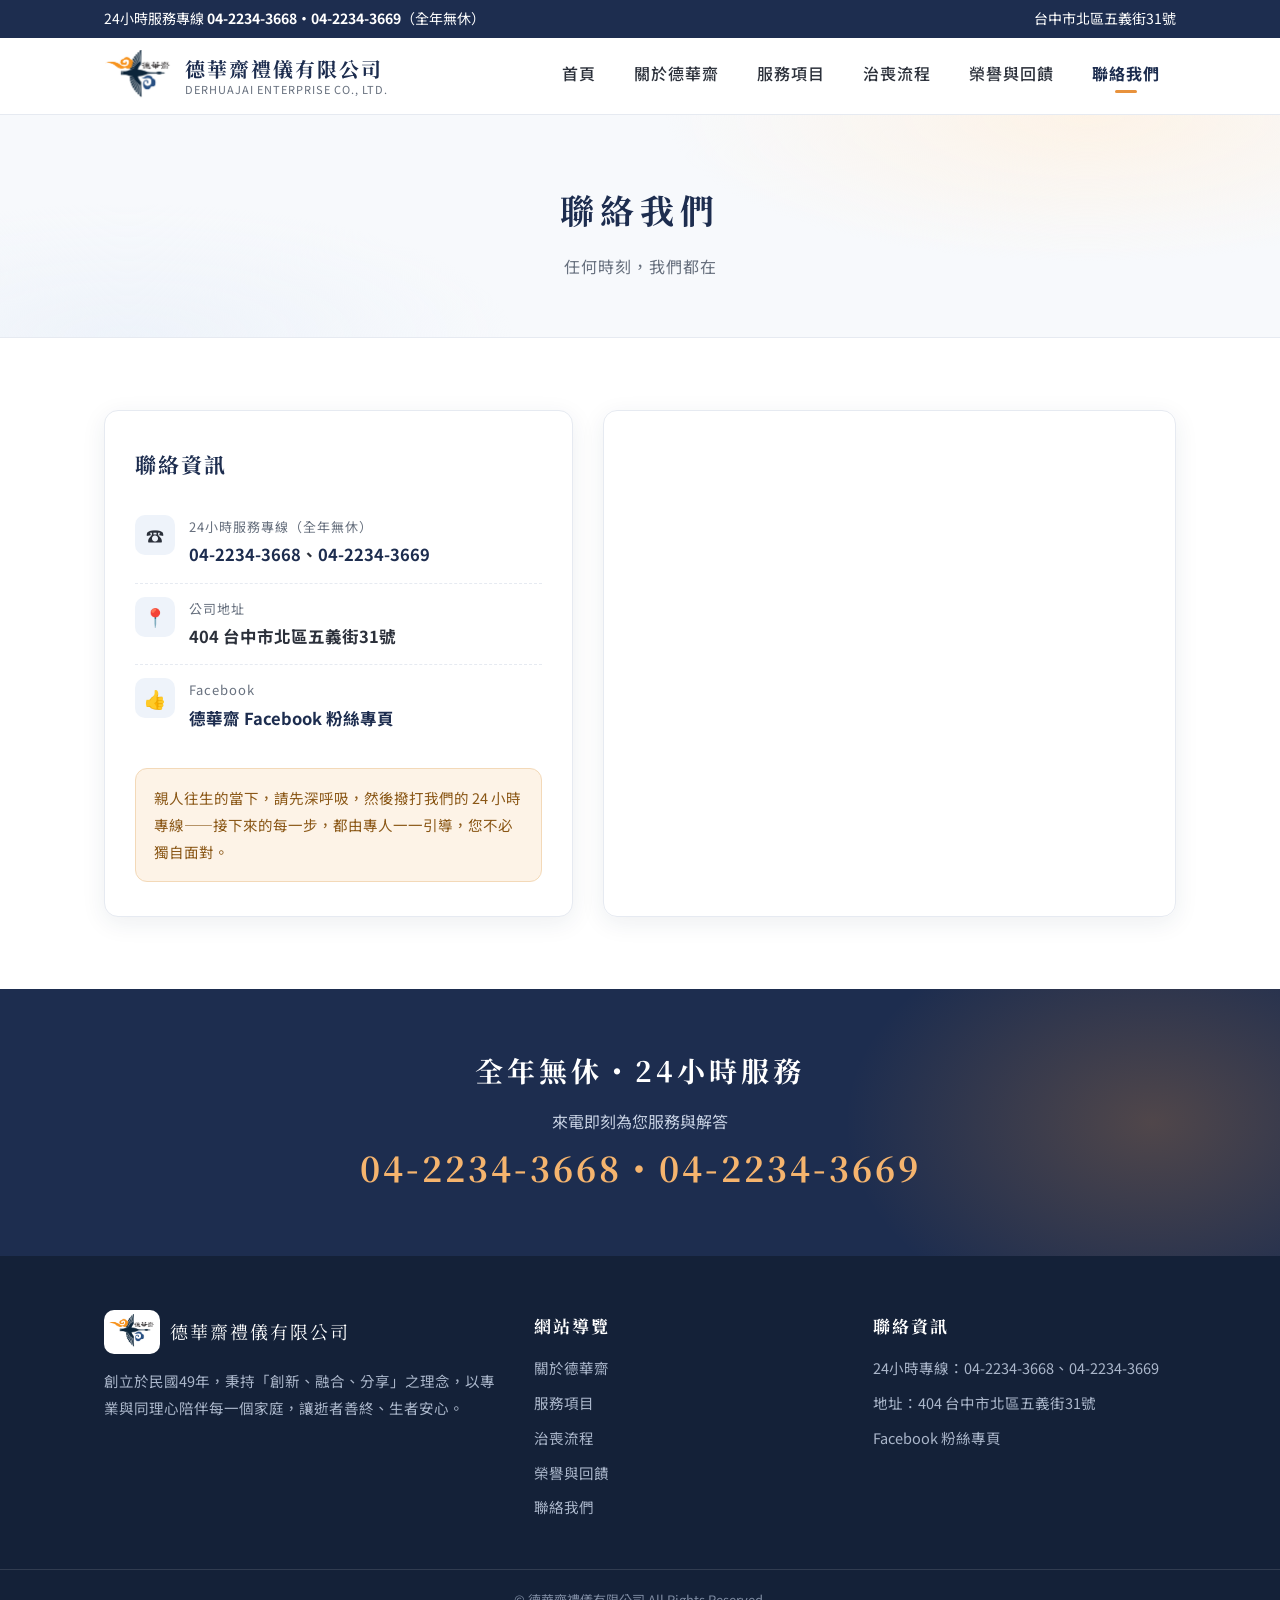
<file: contact.html>
<!DOCTYPE html>
<html lang="zh-Hant-TW">
<head>
<meta charset="UTF-8">
<meta name="viewport" content="width=device-width, initial-scale=1.0">
<title>聯絡我們｜德華齋禮儀有限公司</title>
<meta name="description" content="德華齋禮儀有限公司：台中市北區五義街31號，24小時服務專線 04-2234-3668、04-2234-3669，全年無休。歡迎來電諮詢或蒞臨洽談。">
<link rel="icon" type="image/png" sizes="192x192" href="assets/favicon.png">
<link rel="preconnect" href="https://fonts.googleapis.com">
<link rel="preconnect" href="https://fonts.gstatic.com" crossorigin>
<link href="https://fonts.googleapis.com/css2?family=Noto+Sans+TC:wght@400;500;700&family=Noto+Serif+TC:wght@600;700;900&display=swap" rel="stylesheet">
<link rel="stylesheet" href="assets/style.css">
</head>
<body>

<div class="topbar">
  <div class="container">
    <div>24小時服務專線 <strong><a href="tel:+886422343668">04-2234-3668</a>・<a href="tel:+886422343669">04-2234-3669</a></strong>（全年無休）</div>
    <div>台中市北區五義街31號</div>
  </div>
</div>

<header class="site-header">
  <div class="container">
    <a class="brand" href="index.html">
      <img src="assets/logo.png" alt="德華齋禮儀有限公司標誌">
      <span class="name">德華齋禮儀有限公司<small>DERHUAJAI ENTERPRISE CO., LTD.</small></span>
    </a>
    <button class="nav-toggle" aria-label="開啟選單">☰</button>
    <nav class="main-nav">
      <ul>
        <li><a href="index.html">首頁</a></li>
        <li><a href="about.html">關於德華齋</a></li>
        <li><a href="services.html">服務項目</a></li>
        <li><a href="process.html">治喪流程</a></li>
        <li><a href="community.html">榮譽與回饋</a></li>
        <li><a href="contact.html" class="active">聯絡我們</a></li>
      </ul>
    </nav>
  </div>
</header>

<section class="page-hero">
  <h1>聯絡我們</h1>
  <p>任何時刻，我們都在</p>
</section>

<section class="section">
  <div class="container">
    <div class="contact-grid">
      <div class="contact-card">
        <h3>聯絡資訊</h3>
        <ul class="contact-list">
          <li>
            <div class="ico">☎️</div>
            <div>
              <div class="label">24小時服務專線（全年無休）</div>
              <div class="value"><a href="tel:+886422343668">04-2234-3668</a>、<a href="tel:+886422343669">04-2234-3669</a></div>
            </div>
          </li>
          <li>
            <div class="ico">📍</div>
            <div>
              <div class="label">公司地址</div>
              <div class="value">404 台中市北區五義街31號</div>
            </div>
          </li>
          <li>
            <div class="ico">👍</div>
            <div>
              <div class="label">Facebook</div>
              <div class="value"><a href="https://www.facebook.com/profile.php?id=100064996564223" target="_blank" rel="noopener">德華齋 Facebook 粉絲專頁</a></div>
            </div>
          </li>
        </ul>
        <div style="margin-top:22px; background:var(--orange-soft); border:1px solid #f3d9b8; border-radius:12px; padding:16px 18px; color:#8a5716; font-size:14.5px;">
          親人往生的當下，請先深呼吸，然後撥打我們的 24 小時專線——接下來的每一步，都由專人一一引導，您不必獨自面對。
        </div>
      </div>
      <div class="map-frame">
        <iframe src="https://www.google.com/maps?q=%E5%8F%B0%E4%B8%AD%E5%B8%82%E5%8C%97%E5%8D%80%E4%BA%94%E7%BE%A9%E8%A1%9731%E8%99%9F&output=embed" loading="lazy" title="德華齋禮儀有限公司位置地圖" allowfullscreen></iframe>
      </div>
    </div>
  </div>
</section>

<section class="cta-band">
  <div class="container">
    <h2>全年無休・24小時服務</h2>
    <p>來電即刻為您服務與解答</p>
    <div class="phone">04-2234-3668・04-2234-3669</div>
  </div>
</section>

<footer class="site-footer">
  <div class="container footer-grid">
    <div>
      <div class="f-brand">
        <img src="assets/logo.png" alt="德華齋標誌">
        <span class="n">德華齋禮儀有限公司</span>
      </div>
      <p>創立於民國49年，秉持「創新、融合、分享」之理念，以專業與同理心陪伴每一個家庭，讓逝者善終、生者安心。</p>
    </div>
    <div>
      <h4>網站導覽</h4>
      <ul>
        <li><a href="about.html">關於德華齋</a></li>
        <li><a href="services.html">服務項目</a></li>
        <li><a href="process.html">治喪流程</a></li>
        <li><a href="community.html">榮譽與回饋</a></li>
        <li><a href="contact.html">聯絡我們</a></li>
      </ul>
    </div>
    <div>
      <h4>聯絡資訊</h4>
      <ul>
        <li>24小時專線：<a href="tel:+886422343668">04-2234-3668</a>、<a href="tel:+886422343669">04-2234-3669</a></li>
        <li>地址：404 台中市北區五義街31號</li>
        <li><a href="https://www.facebook.com/profile.php?id=100064996564223" target="_blank" rel="noopener">Facebook 粉絲專頁</a></li>
      </ul>
    </div>
  </div>
  <div class="footer-bottom">© 德華齋禮儀有限公司 All Rights Reserved.</div>
</footer>

<script src="assets/main.js"></script>
</body>
</html>
</file>
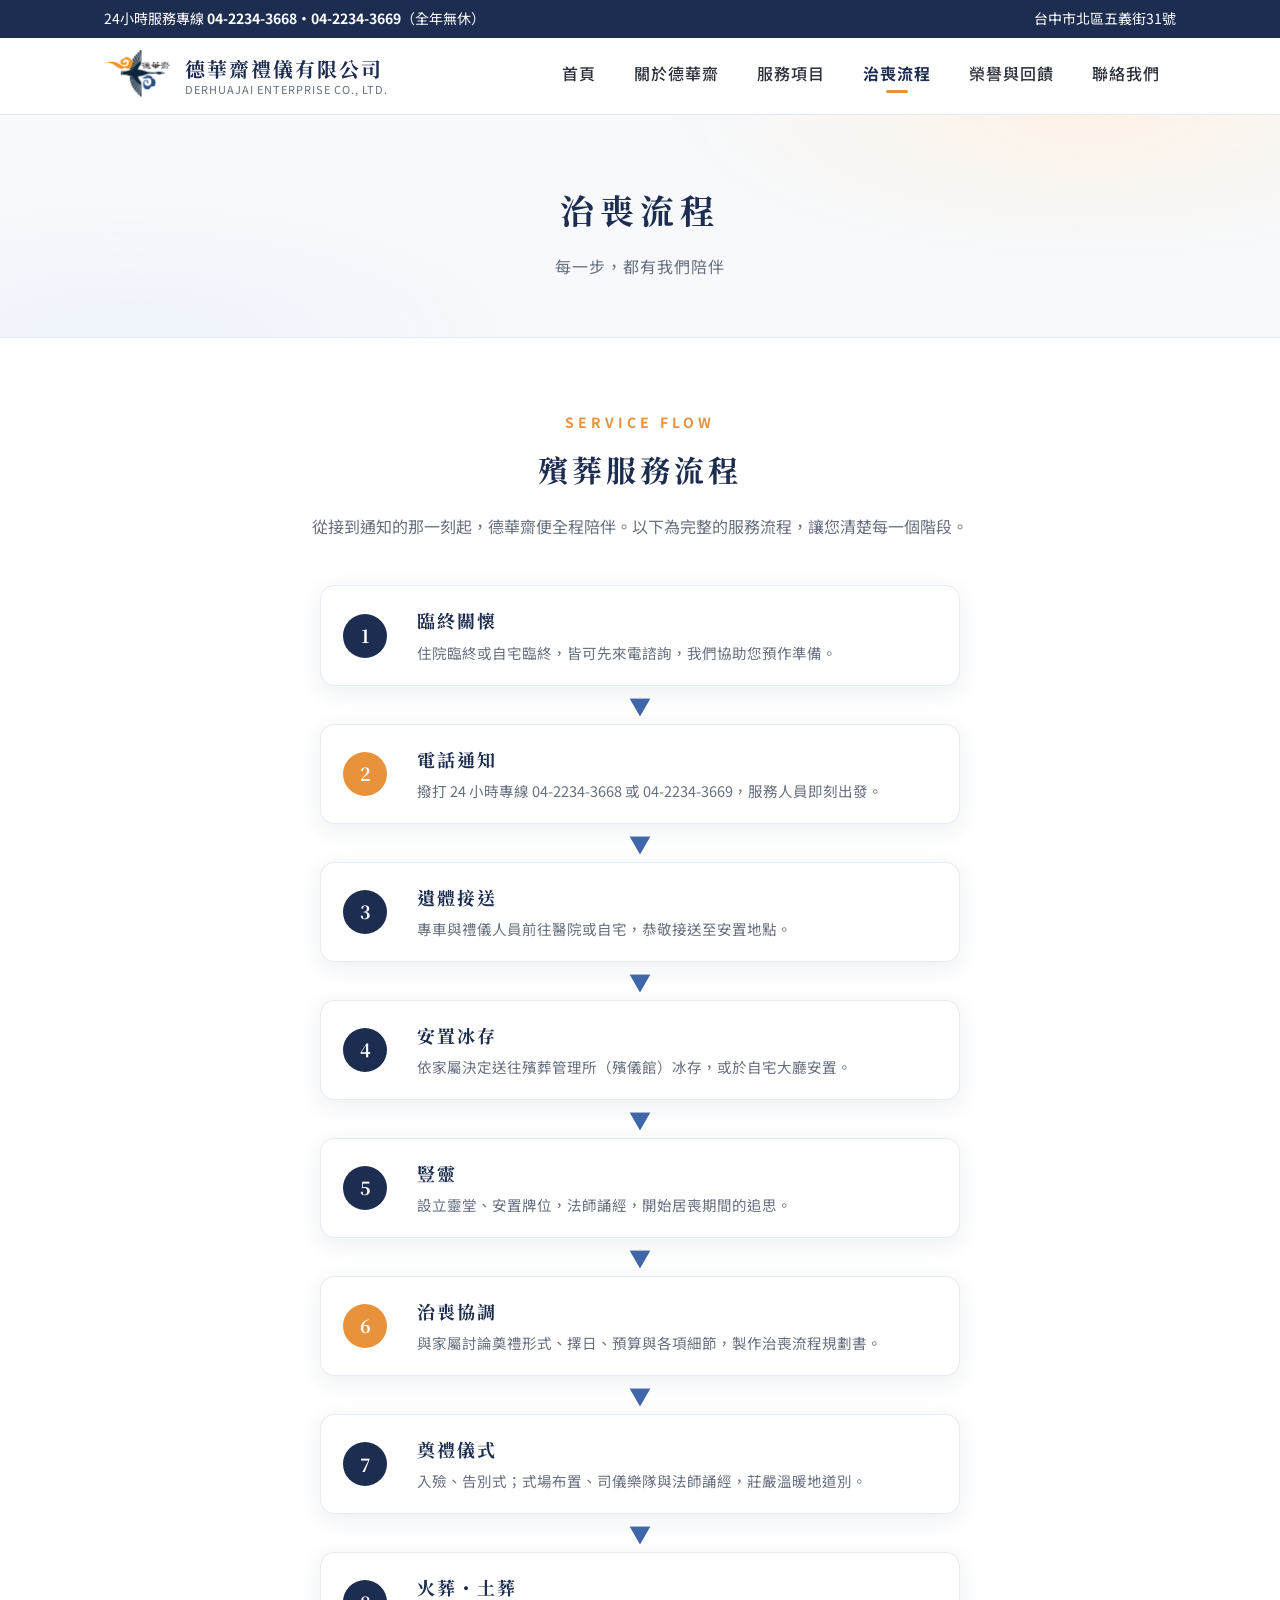
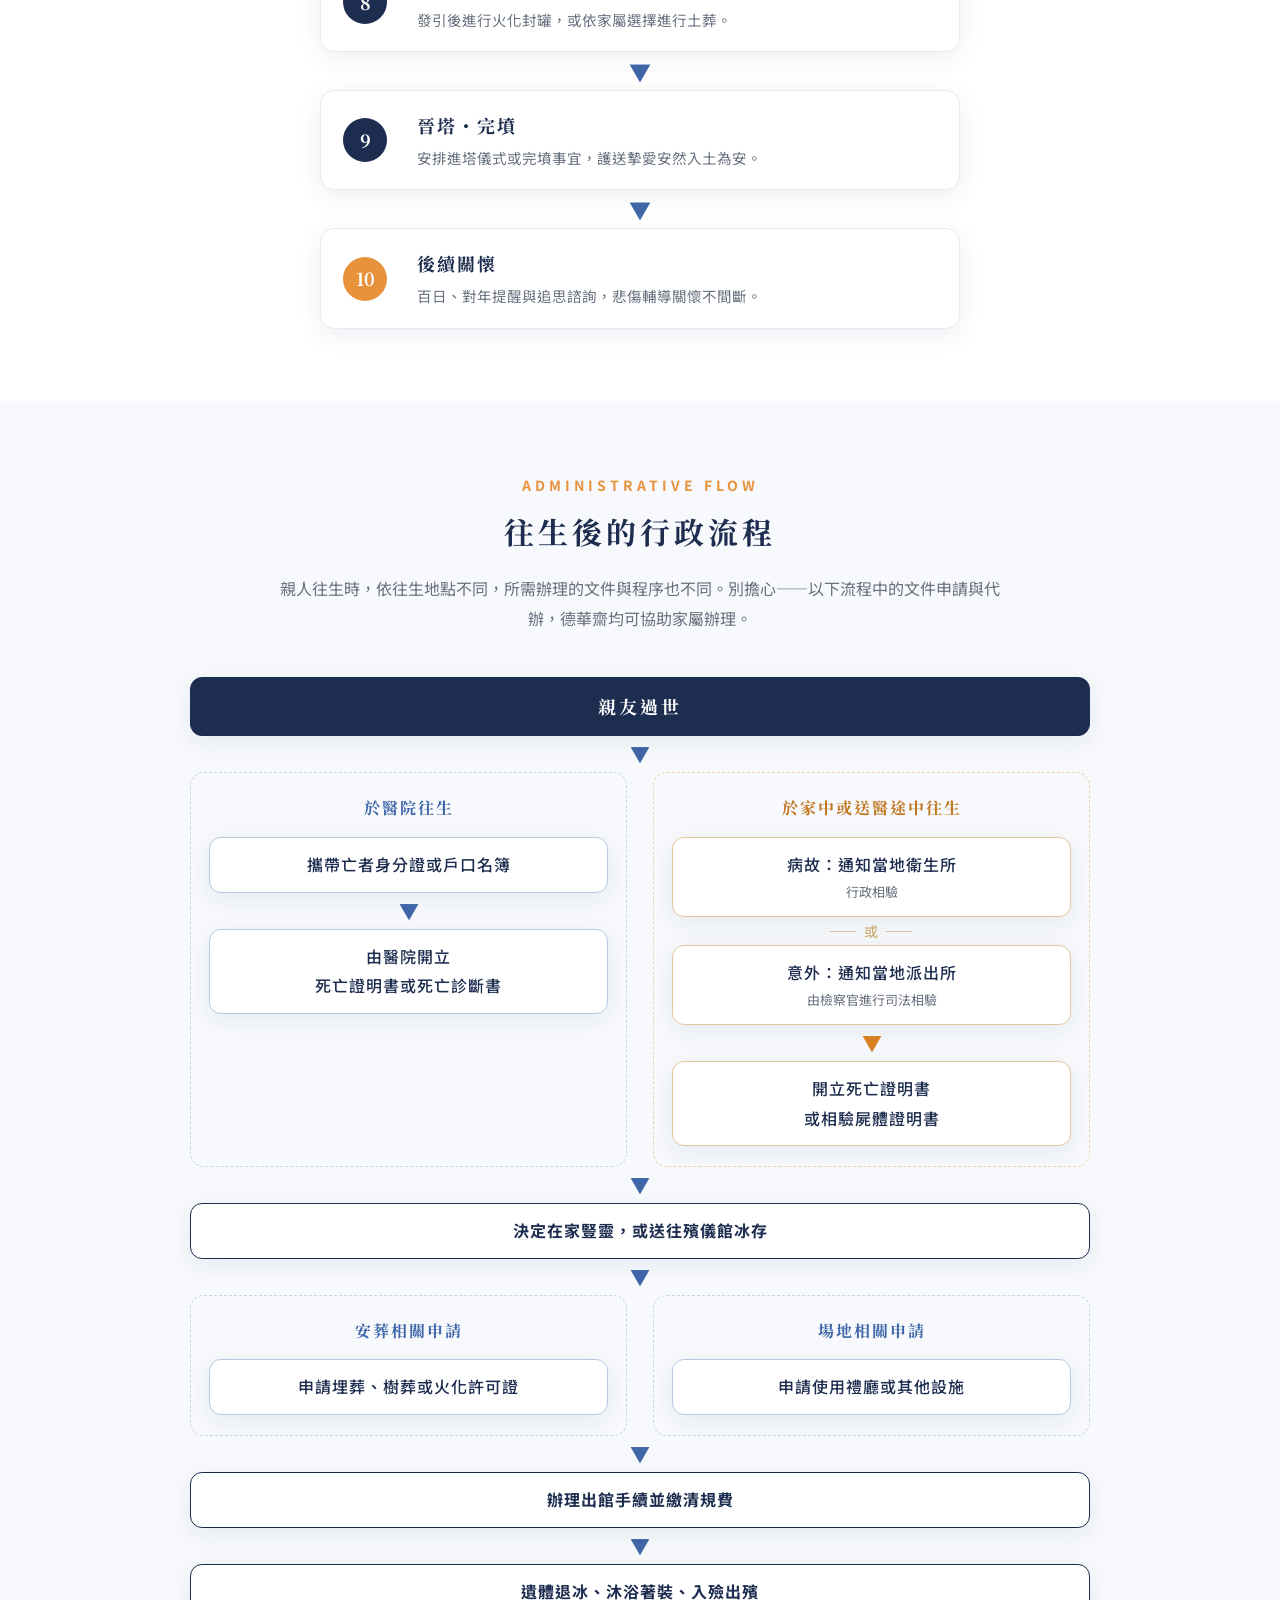
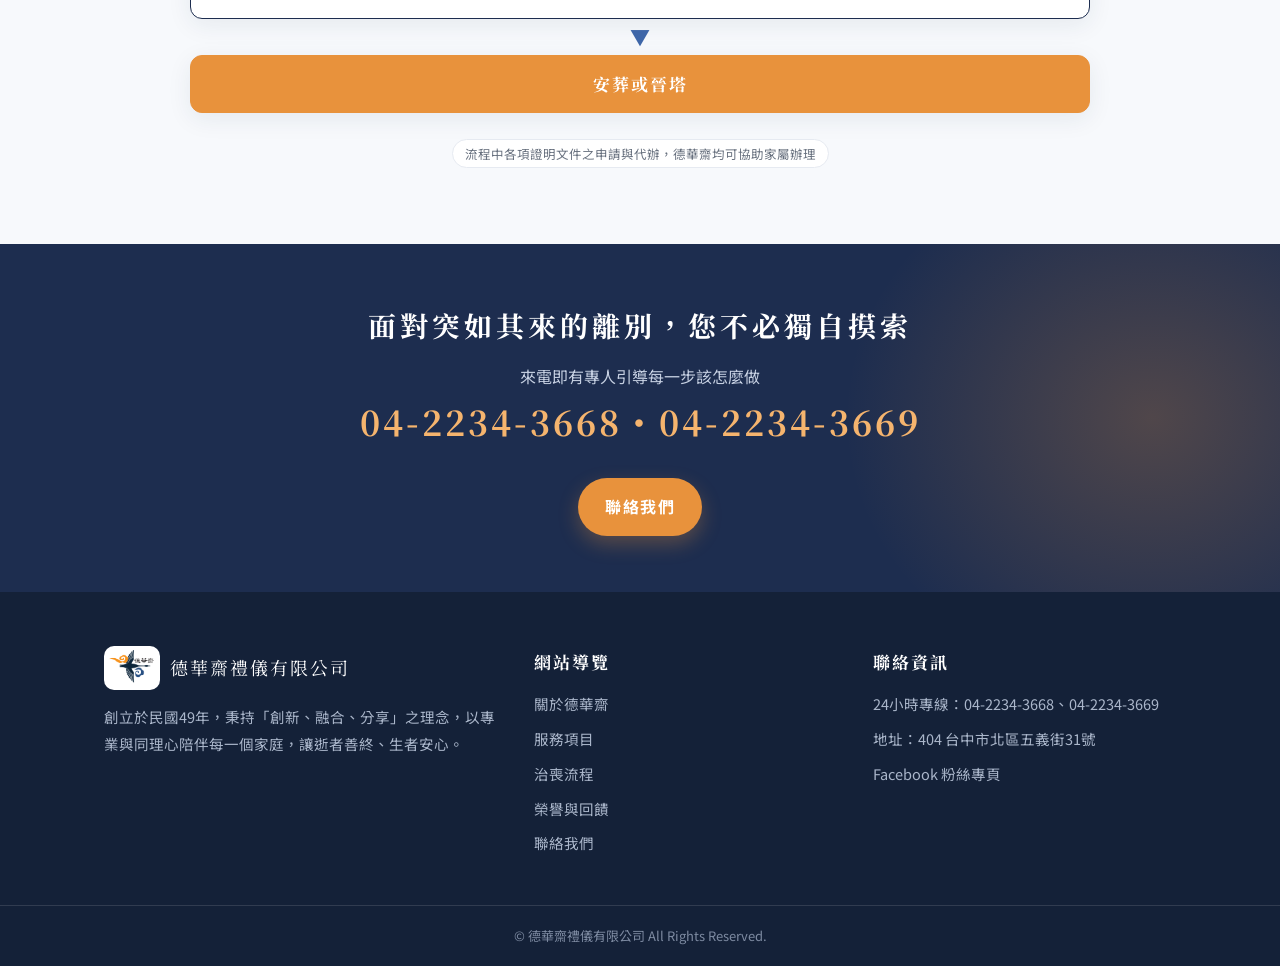
<file: process.html>
<!DOCTYPE html>
<html lang="zh-Hant-TW">
<head>
<meta charset="UTF-8">
<meta name="viewport" content="width=device-width, initial-scale=1.0">
<title>治喪流程｜德華齋禮儀有限公司</title>
<meta name="description" content="親人往生時該怎麼辦？德華齋為您整理殯葬服務流程與往生後行政流程：從臨終、接體、豎靈、奠禮到晉塔安葬，每一步都有專人陪伴協助。">
<link rel="icon" type="image/png" sizes="192x192" href="assets/favicon.png">
<link rel="preconnect" href="https://fonts.googleapis.com">
<link rel="preconnect" href="https://fonts.gstatic.com" crossorigin>
<link href="https://fonts.googleapis.com/css2?family=Noto+Sans+TC:wght@400;500;700&family=Noto+Serif+TC:wght@600;700;900&display=swap" rel="stylesheet">
<link rel="stylesheet" href="assets/style.css">
</head>
<body>

<div class="topbar">
  <div class="container">
    <div>24小時服務專線 <strong><a href="tel:+886422343668">04-2234-3668</a>・<a href="tel:+886422343669">04-2234-3669</a></strong>（全年無休）</div>
    <div>台中市北區五義街31號</div>
  </div>
</div>

<header class="site-header">
  <div class="container">
    <a class="brand" href="index.html">
      <img src="assets/logo.png" alt="德華齋禮儀有限公司標誌">
      <span class="name">德華齋禮儀有限公司<small>DERHUAJAI ENTERPRISE CO., LTD.</small></span>
    </a>
    <button class="nav-toggle" aria-label="開啟選單">☰</button>
    <nav class="main-nav">
      <ul>
        <li><a href="index.html">首頁</a></li>
        <li><a href="about.html">關於德華齋</a></li>
        <li><a href="services.html">服務項目</a></li>
        <li><a href="process.html" class="active">治喪流程</a></li>
        <li><a href="community.html">榮譽與回饋</a></li>
        <li><a href="contact.html">聯絡我們</a></li>
      </ul>
    </nav>
  </div>
</header>

<section class="page-hero">
  <h1>治喪流程</h1>
  <p>每一步，都有我們陪伴</p>
</section>

<section class="section">
  <div class="container">
    <div class="section-head">
      <div class="kicker">SERVICE FLOW</div>
      <h2>殯葬服務流程</h2>
      <p class="lead">從接到通知的那一刻起，德華齋便全程陪伴。以下為完整的服務流程，讓您清楚每一個階段。</p>
    </div>

    <div class="flow-steps">
      <div class="flow-step">
        <div class="no">1</div>
        <div>
          <h4>臨終關懷</h4>
          <p>住院臨終或自宅臨終，皆可先來電諮詢，我們協助您預作準備。</p>
        </div>
      </div>
      <div class="flow-arrow">▼</div>
      <div class="flow-step warm">
        <div class="no">2</div>
        <div>
          <h4>電話通知</h4>
          <p>撥打 24 小時專線 04-2234-3668 或 04-2234-3669，服務人員即刻出發。</p>
        </div>
      </div>
      <div class="flow-arrow">▼</div>
      <div class="flow-step">
        <div class="no">3</div>
        <div>
          <h4>遺體接送</h4>
          <p>專車與禮儀人員前往醫院或自宅，恭敬接送至安置地點。</p>
        </div>
      </div>
      <div class="flow-arrow">▼</div>
      <div class="flow-step">
        <div class="no">4</div>
        <div>
          <h4>安置冰存</h4>
          <p>依家屬決定送往殯葬管理所（殯儀館）冰存，或於自宅大廳安置。</p>
        </div>
      </div>
      <div class="flow-arrow">▼</div>
      <div class="flow-step">
        <div class="no">5</div>
        <div>
          <h4>豎靈</h4>
          <p>設立靈堂、安置牌位，法師誦經，開始居喪期間的追思。</p>
        </div>
      </div>
      <div class="flow-arrow">▼</div>
      <div class="flow-step warm">
        <div class="no">6</div>
        <div>
          <h4>治喪協調</h4>
          <p>與家屬討論奠禮形式、擇日、預算與各項細節，製作治喪流程規劃書。</p>
        </div>
      </div>
      <div class="flow-arrow">▼</div>
      <div class="flow-step">
        <div class="no">7</div>
        <div>
          <h4>奠禮儀式</h4>
          <p>入殮、告別式；式場布置、司儀樂隊與法師誦經，莊嚴溫暖地道別。</p>
        </div>
      </div>
      <div class="flow-arrow">▼</div>
      <div class="flow-step">
        <div class="no">8</div>
        <div>
          <h4>火葬・土葬</h4>
          <p>發引後進行火化封罐，或依家屬選擇進行土葬。</p>
        </div>
      </div>
      <div class="flow-arrow">▼</div>
      <div class="flow-step">
        <div class="no">9</div>
        <div>
          <h4>晉塔・完墳</h4>
          <p>安排進塔儀式或完墳事宜，護送摯愛安然入土為安。</p>
        </div>
      </div>
      <div class="flow-arrow">▼</div>
      <div class="flow-step warm">
        <div class="no">10</div>
        <div>
          <h4>後續關懷</h4>
          <p>百日、對年提醒與追思諮詢，悲傷輔導關懷不間斷。</p>
        </div>
      </div>
    </div>
  </div>
</section>

<section class="section soft">
  <div class="container">
    <div class="section-head">
      <div class="kicker">ADMINISTRATIVE FLOW</div>
      <h2>往生後的行政流程</h2>
      <p class="lead">親人往生時，依往生地點不同，所需辦理的文件與程序也不同。別擔心——以下流程中的文件申請與代辦，德華齋均可協助家屬辦理。</p>
    </div>

    <div class="branch-flow">
      <div class="flow-box start">親友過世</div>
      <div class="v-arrow">▼</div>

      <div class="branch-cols">
        <div class="branch-col">
          <div class="branch-title">於醫院往生</div>
          <div class="flow-box">攜帶亡者身分證或戶口名簿</div>
          <div class="v-arrow">▼</div>
          <div class="flow-box">由醫院開立<br>死亡證明書或死亡診斷書</div>
        </div>

        <div class="branch-col warm">
          <div class="branch-title">於家中或送醫途中往生</div>
          <div class="flow-box">病故：通知當地衛生所<small>行政相驗</small></div>
          <div class="v-arrow" style="color:#c9a25f; font-size:14px; letter-spacing:2px;">—— 或 ——</div>
          <div class="flow-box">意外：通知當地派出所<small>由檢察官進行司法相驗</small></div>
          <div class="v-arrow" style="color:#d97f22;">▼</div>
          <div class="flow-box">開立死亡證明書<br>或相驗屍體證明書</div>
        </div>
      </div>

      <div class="v-arrow">▼</div>
      <div class="flow-box">決定在家豎靈，或送往殯儀館冰存</div>
      <div class="v-arrow">▼</div>

      <div class="branch-cols">
        <div class="branch-col">
          <div class="branch-title">安葬相關申請</div>
          <div class="flow-box">申請埋葬、樹葬或火化許可證</div>
        </div>
        <div class="branch-col">
          <div class="branch-title">場地相關申請</div>
          <div class="flow-box">申請使用禮廳或其他設施</div>
        </div>
      </div>

      <div class="v-arrow">▼</div>
      <div class="flow-box">辦理出館手續並繳清規費</div>
      <div class="v-arrow">▼</div>
      <div class="flow-box">遺體退冰、沐浴著裝、入殮出殯</div>
      <div class="v-arrow">▼</div>
      <div class="flow-box end">安葬或晉塔</div>

      <div style="text-align:center; margin-top:22px;">
        <span class="badge-note">流程中各項證明文件之申請與代辦，德華齋均可協助家屬辦理</span>
      </div>
    </div>
  </div>
</section>

<section class="cta-band">
  <div class="container">
    <h2>面對突如其來的離別，您不必獨自摸索</h2>
    <p>來電即有專人引導每一步該怎麼做</p>
    <div class="phone">04-2234-3668・04-2234-3669</div>
    <a class="btn btn-orange" href="contact.html">聯絡我們</a>
  </div>
</section>

<footer class="site-footer">
  <div class="container footer-grid">
    <div>
      <div class="f-brand">
        <img src="assets/logo.png" alt="德華齋標誌">
        <span class="n">德華齋禮儀有限公司</span>
      </div>
      <p>創立於民國49年，秉持「創新、融合、分享」之理念，以專業與同理心陪伴每一個家庭，讓逝者善終、生者安心。</p>
    </div>
    <div>
      <h4>網站導覽</h4>
      <ul>
        <li><a href="about.html">關於德華齋</a></li>
        <li><a href="services.html">服務項目</a></li>
        <li><a href="process.html">治喪流程</a></li>
        <li><a href="community.html">榮譽與回饋</a></li>
        <li><a href="contact.html">聯絡我們</a></li>
      </ul>
    </div>
    <div>
      <h4>聯絡資訊</h4>
      <ul>
        <li>24小時專線：<a href="tel:+886422343668">04-2234-3668</a>、<a href="tel:+886422343669">04-2234-3669</a></li>
        <li>地址：404 台中市北區五義街31號</li>
        <li><a href="https://www.facebook.com/profile.php?id=100064996564223" target="_blank" rel="noopener">Facebook 粉絲專頁</a></li>
      </ul>
    </div>
  </div>
  <div class="footer-bottom">© 德華齋禮儀有限公司 All Rights Reserved.</div>
</footer>

<script src="assets/main.js"></script>
</body>
</html>
</file>
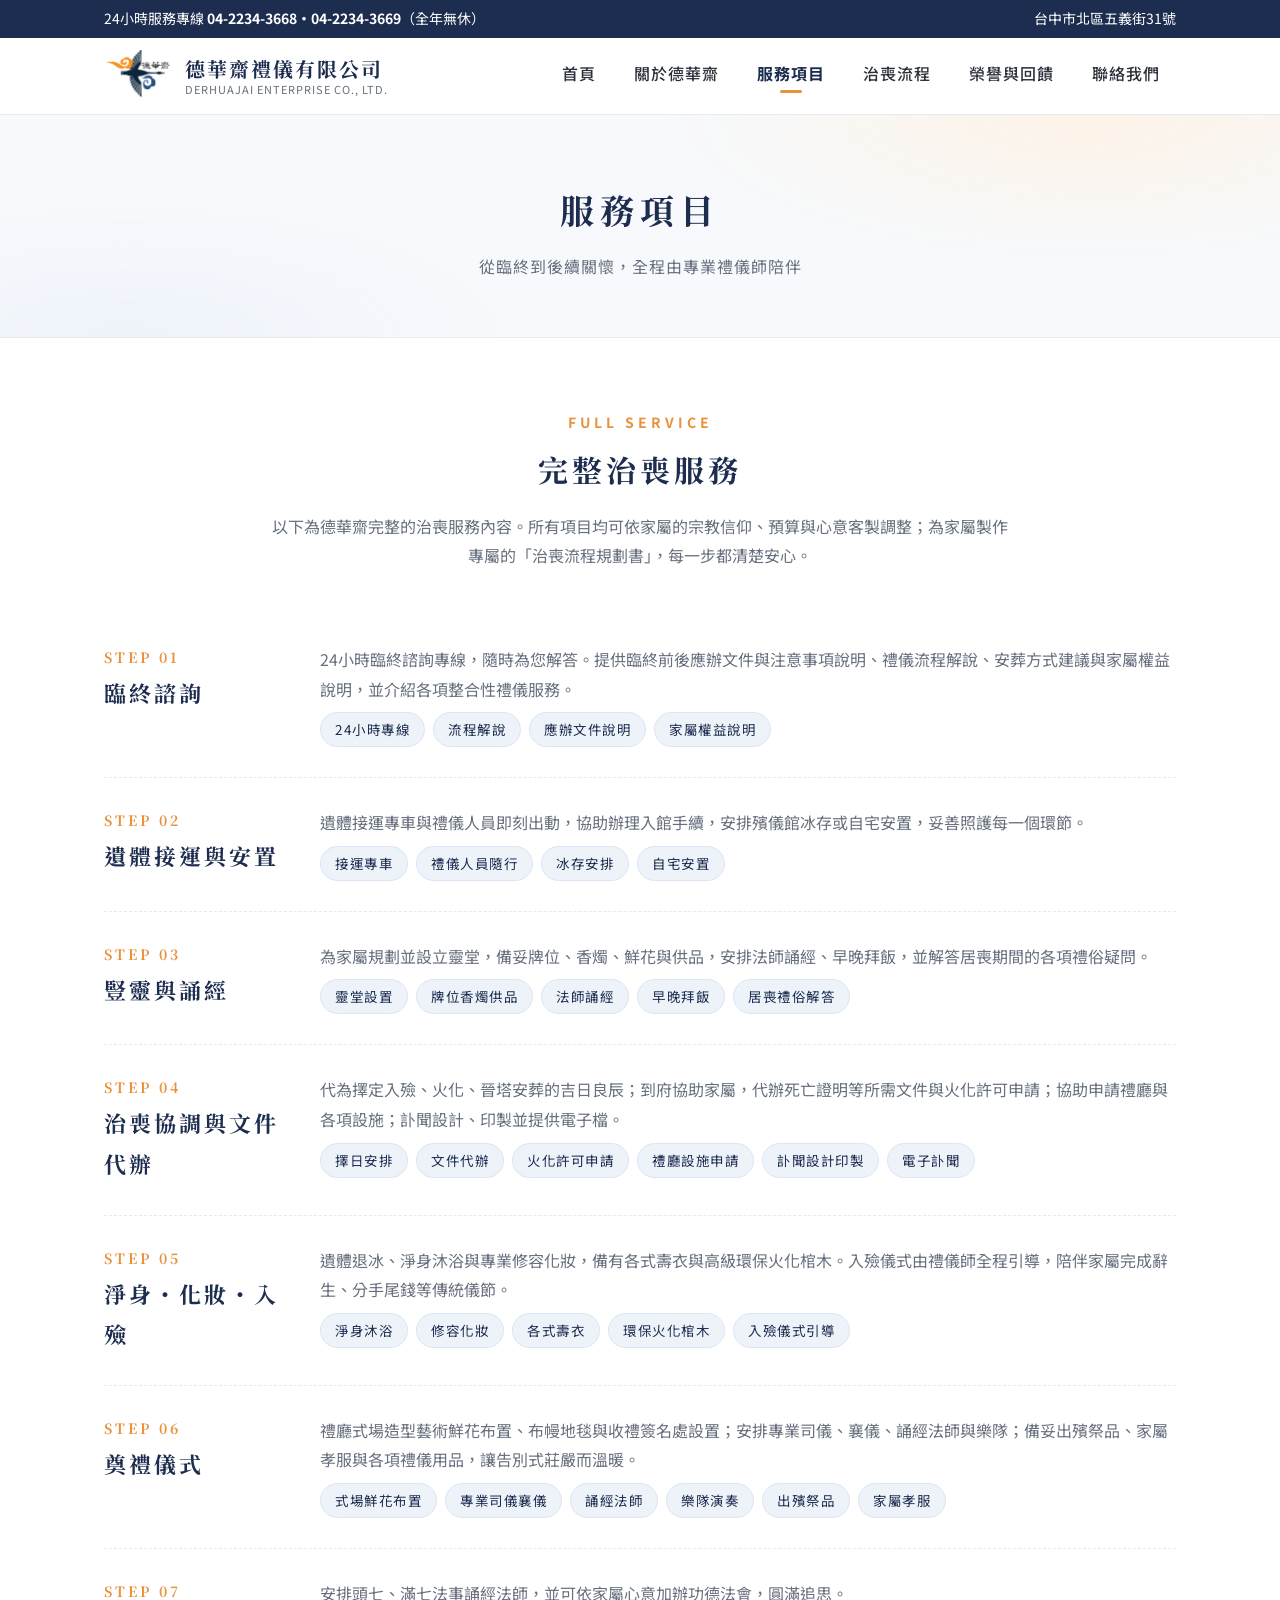
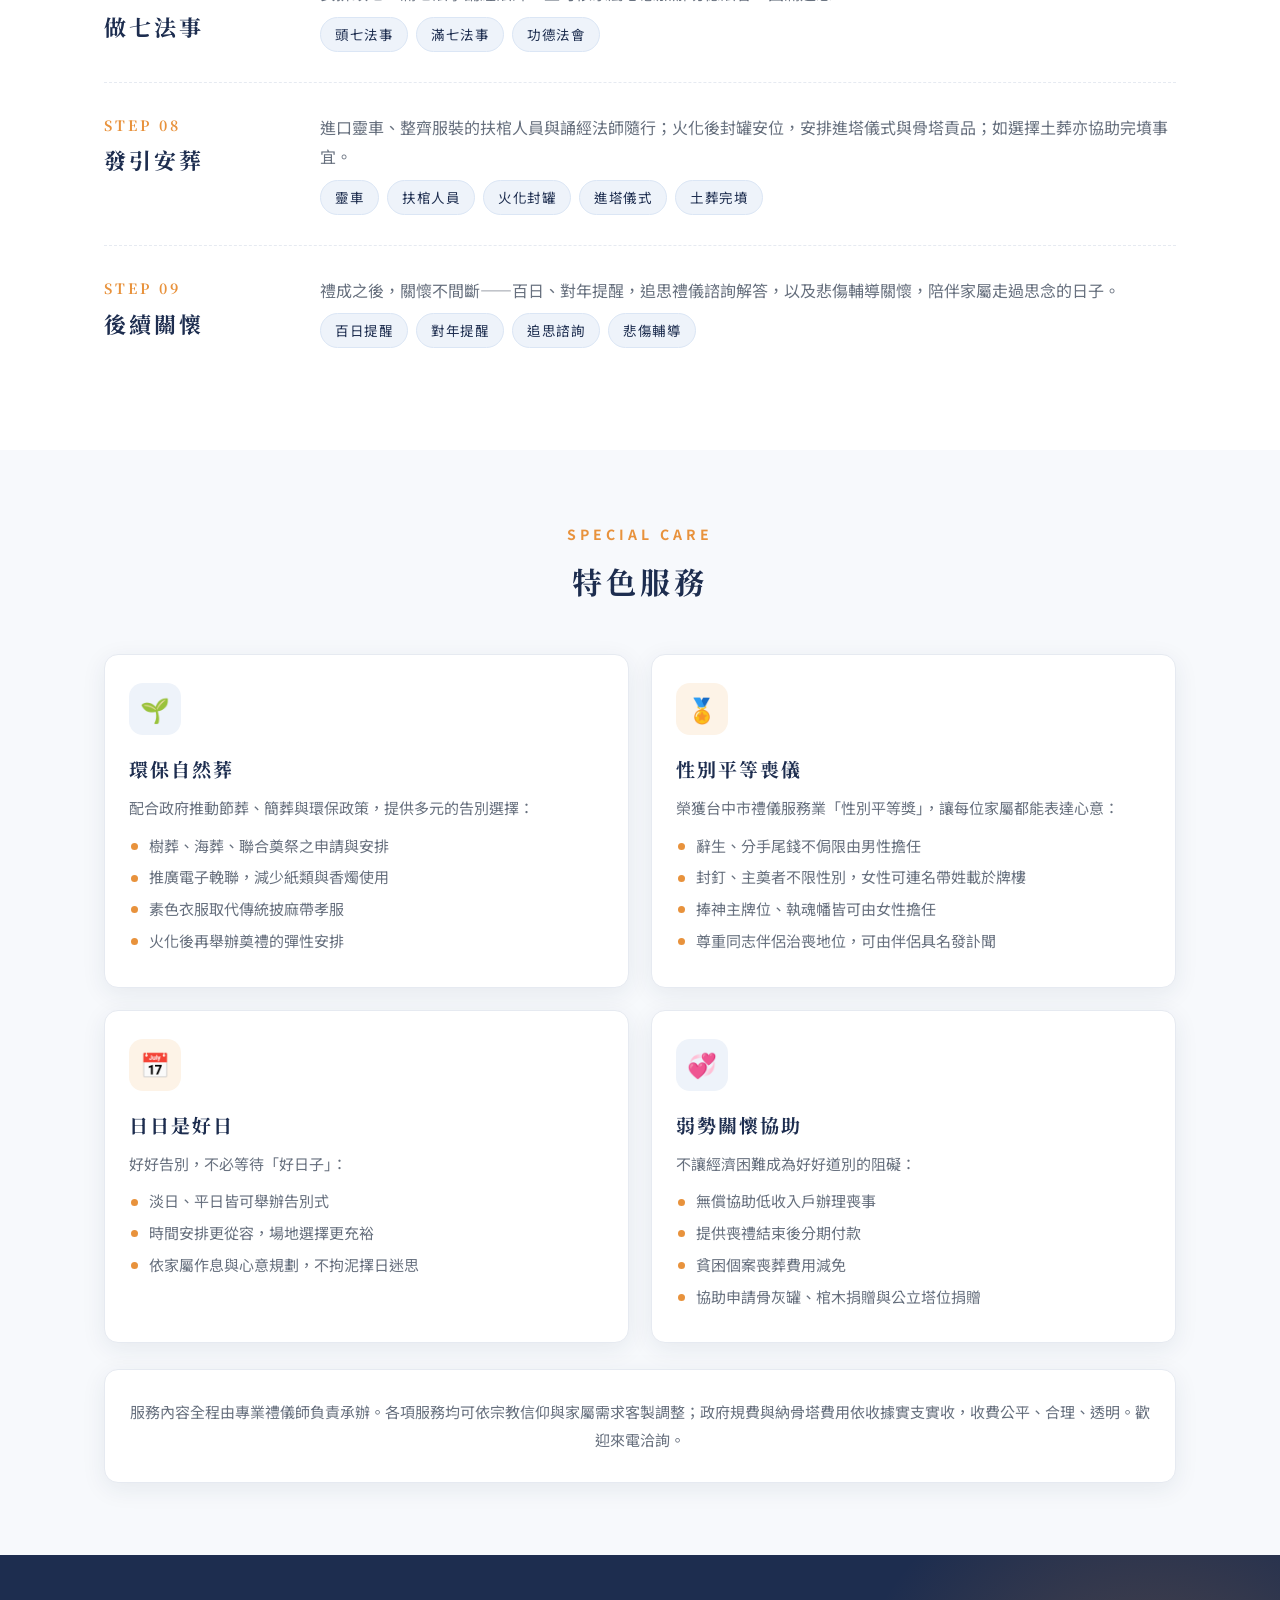
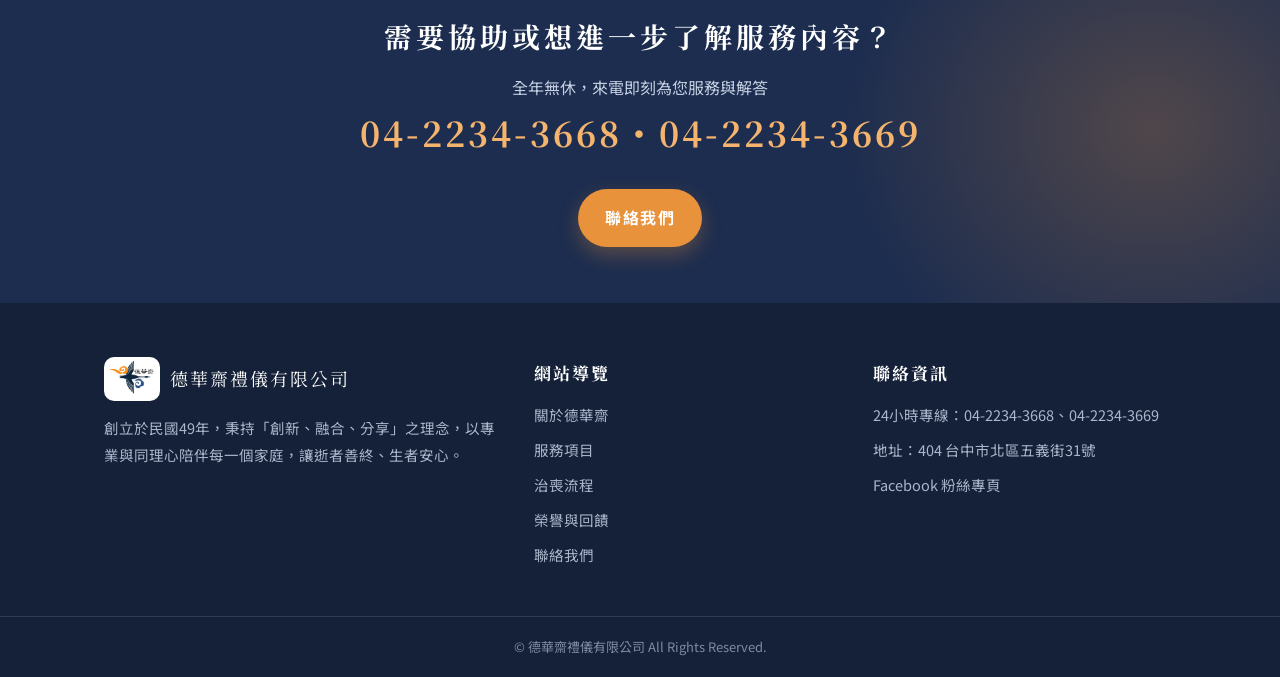
<file: services.html>
<!DOCTYPE html>
<html lang="zh-Hant-TW">
<head>
<meta charset="UTF-8">
<meta name="viewport" content="width=device-width, initial-scale=1.0">
<title>服務項目｜德華齋禮儀有限公司</title>
<meta name="description" content="德華齋提供完整殯葬禮儀服務：臨終諮詢、遺體接運、豎靈誦經、治喪協調、入殮奠禮、火化晉塔與後續關懷，並提供環保自然葬與弱勢協助。">
<link rel="icon" type="image/png" sizes="192x192" href="assets/favicon.png">
<link rel="preconnect" href="https://fonts.googleapis.com">
<link rel="preconnect" href="https://fonts.gstatic.com" crossorigin>
<link href="https://fonts.googleapis.com/css2?family=Noto+Sans+TC:wght@400;500;700&family=Noto+Serif+TC:wght@600;700;900&display=swap" rel="stylesheet">
<link rel="stylesheet" href="assets/style.css">
</head>
<body>

<div class="topbar">
  <div class="container">
    <div>24小時服務專線 <strong><a href="tel:+886422343668">04-2234-3668</a>・<a href="tel:+886422343669">04-2234-3669</a></strong>（全年無休）</div>
    <div>台中市北區五義街31號</div>
  </div>
</div>

<header class="site-header">
  <div class="container">
    <a class="brand" href="index.html">
      <img src="assets/logo.png" alt="德華齋禮儀有限公司標誌">
      <span class="name">德華齋禮儀有限公司<small>DERHUAJAI ENTERPRISE CO., LTD.</small></span>
    </a>
    <button class="nav-toggle" aria-label="開啟選單">☰</button>
    <nav class="main-nav">
      <ul>
        <li><a href="index.html">首頁</a></li>
        <li><a href="about.html">關於德華齋</a></li>
        <li><a href="services.html" class="active">服務項目</a></li>
        <li><a href="process.html">治喪流程</a></li>
        <li><a href="community.html">榮譽與回饋</a></li>
        <li><a href="contact.html">聯絡我們</a></li>
      </ul>
    </nav>
  </div>
</header>

<section class="page-hero">
  <h1>服務項目</h1>
  <p>從臨終到後續關懷，全程由專業禮儀師陪伴</p>
</section>

<section class="section">
  <div class="container">
    <div class="section-head">
      <div class="kicker">FULL SERVICE</div>
      <h2>完整治喪服務</h2>
      <p class="lead">以下為德華齋完整的治喪服務內容。所有項目均可依家屬的宗教信仰、預算與心意客製調整；為家屬製作專屬的「治喪流程規劃書」，每一步都清楚安心。</p>
    </div>

    <div class="service-stage">
      <div class="stage-label">
        <div class="stage-no">STEP 01</div>
        <h3>臨終諮詢</h3>
      </div>
      <div class="stage-body">
        <p>24小時臨終諮詢專線，隨時為您解答。提供臨終前後應辦文件與注意事項說明、禮儀流程解說、安葬方式建議與家屬權益說明，並介紹各項整合性禮儀服務。</p>
        <div class="tags">
          <span class="tag">24小時專線</span>
          <span class="tag">流程解說</span>
          <span class="tag">應辦文件說明</span>
          <span class="tag">家屬權益說明</span>
        </div>
      </div>
    </div>

    <div class="service-stage">
      <div class="stage-label">
        <div class="stage-no">STEP 02</div>
        <h3>遺體接運與安置</h3>
      </div>
      <div class="stage-body">
        <p>遺體接運專車與禮儀人員即刻出動，協助辦理入館手續，安排殯儀館冰存或自宅安置，妥善照護每一個環節。</p>
        <div class="tags">
          <span class="tag">接運專車</span>
          <span class="tag">禮儀人員隨行</span>
          <span class="tag">冰存安排</span>
          <span class="tag">自宅安置</span>
        </div>
      </div>
    </div>

    <div class="service-stage">
      <div class="stage-label">
        <div class="stage-no">STEP 03</div>
        <h3>豎靈與誦經</h3>
      </div>
      <div class="stage-body">
        <p>為家屬規劃並設立靈堂，備妥牌位、香燭、鮮花與供品，安排法師誦經、早晚拜飯，並解答居喪期間的各項禮俗疑問。</p>
        <div class="tags">
          <span class="tag">靈堂設置</span>
          <span class="tag">牌位香燭供品</span>
          <span class="tag">法師誦經</span>
          <span class="tag">早晚拜飯</span>
          <span class="tag">居喪禮俗解答</span>
        </div>
      </div>
    </div>

    <div class="service-stage">
      <div class="stage-label">
        <div class="stage-no">STEP 04</div>
        <h3>治喪協調與文件代辦</h3>
      </div>
      <div class="stage-body">
        <p>代為擇定入殮、火化、晉塔安葬的吉日良辰；到府協助家屬，代辦死亡證明等所需文件與火化許可申請；協助申請禮廳與各項設施；訃聞設計、印製並提供電子檔。</p>
        <div class="tags">
          <span class="tag">擇日安排</span>
          <span class="tag">文件代辦</span>
          <span class="tag">火化許可申請</span>
          <span class="tag">禮廳設施申請</span>
          <span class="tag">訃聞設計印製</span>
          <span class="tag">電子訃聞</span>
        </div>
      </div>
    </div>

    <div class="service-stage">
      <div class="stage-label">
        <div class="stage-no">STEP 05</div>
        <h3>淨身・化妝・入殮</h3>
      </div>
      <div class="stage-body">
        <p>遺體退冰、淨身沐浴與專業修容化妝，備有各式壽衣與高級環保火化棺木。入殮儀式由禮儀師全程引導，陪伴家屬完成辭生、分手尾錢等傳統儀節。</p>
        <div class="tags">
          <span class="tag">淨身沐浴</span>
          <span class="tag">修容化妝</span>
          <span class="tag">各式壽衣</span>
          <span class="tag">環保火化棺木</span>
          <span class="tag">入殮儀式引導</span>
        </div>
      </div>
    </div>

    <div class="service-stage">
      <div class="stage-label">
        <div class="stage-no">STEP 06</div>
        <h3>奠禮儀式</h3>
      </div>
      <div class="stage-body">
        <p>禮廳式場造型藝術鮮花布置、布幔地毯與收禮簽名處設置；安排專業司儀、襄儀、誦經法師與樂隊；備妥出殯祭品、家屬孝服與各項禮儀用品，讓告別式莊嚴而溫暖。</p>
        <div class="tags">
          <span class="tag">式場鮮花布置</span>
          <span class="tag">專業司儀襄儀</span>
          <span class="tag">誦經法師</span>
          <span class="tag">樂隊演奏</span>
          <span class="tag">出殯祭品</span>
          <span class="tag">家屬孝服</span>
        </div>
      </div>
    </div>

    <div class="service-stage">
      <div class="stage-label">
        <div class="stage-no">STEP 07</div>
        <h3>做七法事</h3>
      </div>
      <div class="stage-body">
        <p>安排頭七、滿七法事誦經法師，並可依家屬心意加辦功德法會，圓滿追思。</p>
        <div class="tags">
          <span class="tag">頭七法事</span>
          <span class="tag">滿七法事</span>
          <span class="tag">功德法會</span>
        </div>
      </div>
    </div>

    <div class="service-stage">
      <div class="stage-label">
        <div class="stage-no">STEP 08</div>
        <h3>發引安葬</h3>
      </div>
      <div class="stage-body">
        <p>進口靈車、整齊服裝的扶棺人員與誦經法師隨行；火化後封罐安位，安排進塔儀式與骨塔貢品；如選擇土葬亦協助完墳事宜。</p>
        <div class="tags">
          <span class="tag">靈車</span>
          <span class="tag">扶棺人員</span>
          <span class="tag">火化封罐</span>
          <span class="tag">進塔儀式</span>
          <span class="tag">土葬完墳</span>
        </div>
      </div>
    </div>

    <div class="service-stage">
      <div class="stage-label">
        <div class="stage-no">STEP 09</div>
        <h3>後續關懷</h3>
      </div>
      <div class="stage-body">
        <p>禮成之後，關懷不間斷——百日、對年提醒，追思禮儀諮詢解答，以及悲傷輔導關懷，陪伴家屬走過思念的日子。</p>
        <div class="tags">
          <span class="tag">百日提醒</span>
          <span class="tag">對年提醒</span>
          <span class="tag">追思諮詢</span>
          <span class="tag">悲傷輔導</span>
        </div>
      </div>
    </div>
  </div>
</section>

<section class="section soft">
  <div class="container">
    <div class="section-head">
      <div class="kicker">SPECIAL CARE</div>
      <h2>特色服務</h2>
    </div>
    <div class="grid cols-2">
      <div class="card">
        <div class="icon">🌱</div>
        <h3>環保自然葬</h3>
        <p>配合政府推動節葬、簡葬與環保政策，提供多元的告別選擇：</p>
        <ul>
          <li>樹葬、海葬、聯合奠祭之申請與安排</li>
          <li>推廣電子輓聯，減少紙類與香燭使用</li>
          <li>素色衣服取代傳統披麻帶孝服</li>
          <li>火化後再舉辦奠禮的彈性安排</li>
        </ul>
      </div>
      <div class="card alt">
        <div class="icon">🏅</div>
        <h3>性別平等喪儀</h3>
        <p>榮獲台中市禮儀服務業「性別平等獎」，讓每位家屬都能表達心意：</p>
        <ul>
          <li>辭生、分手尾錢不侷限由男性擔任</li>
          <li>封釘、主奠者不限性別，女性可連名帶姓載於牌樓</li>
          <li>捧神主牌位、執魂幡皆可由女性擔任</li>
          <li>尊重同志伴侶治喪地位，可由伴侶具名發訃聞</li>
        </ul>
      </div>
      <div class="card alt">
        <div class="icon">📅</div>
        <h3>日日是好日</h3>
        <p>好好告別，不必等待「好日子」：</p>
        <ul>
          <li>淡日、平日皆可舉辦告別式</li>
          <li>時間安排更從容，場地選擇更充裕</li>
          <li>依家屬作息與心意規劃，不拘泥擇日迷思</li>
        </ul>
      </div>
      <div class="card">
        <div class="icon">💞</div>
        <h3>弱勢關懷協助</h3>
        <p>不讓經濟困難成為好好道別的阻礙：</p>
        <ul>
          <li>無償協助低收入戶辦理喪事</li>
          <li>提供喪禮結束後分期付款</li>
          <li>貧困個案喪葬費用減免</li>
          <li>協助申請骨灰罐、棺木捐贈與公立塔位捐贈</li>
        </ul>
      </div>
    </div>
    <div class="card" style="margin-top:26px; text-align:center;">
      <p style="color:var(--muted);">服務內容全程由專業禮儀師負責承辦。各項服務均可依宗教信仰與家屬需求客製調整；政府規費與納骨塔費用依收據實支實收，收費公平、合理、透明。歡迎來電洽詢。</p>
    </div>
  </div>
</section>

<section class="cta-band">
  <div class="container">
    <h2>需要協助或想進一步了解服務內容？</h2>
    <p>全年無休，來電即刻為您服務與解答</p>
    <div class="phone">04-2234-3668・04-2234-3669</div>
    <a class="btn btn-orange" href="contact.html">聯絡我們</a>
  </div>
</section>

<footer class="site-footer">
  <div class="container footer-grid">
    <div>
      <div class="f-brand">
        <img src="assets/logo.png" alt="德華齋標誌">
        <span class="n">德華齋禮儀有限公司</span>
      </div>
      <p>創立於民國49年，秉持「創新、融合、分享」之理念，以專業與同理心陪伴每一個家庭，讓逝者善終、生者安心。</p>
    </div>
    <div>
      <h4>網站導覽</h4>
      <ul>
        <li><a href="about.html">關於德華齋</a></li>
        <li><a href="services.html">服務項目</a></li>
        <li><a href="process.html">治喪流程</a></li>
        <li><a href="community.html">榮譽與回饋</a></li>
        <li><a href="contact.html">聯絡我們</a></li>
      </ul>
    </div>
    <div>
      <h4>聯絡資訊</h4>
      <ul>
        <li>24小時專線：<a href="tel:+886422343668">04-2234-3668</a>、<a href="tel:+886422343669">04-2234-3669</a></li>
        <li>地址：404 台中市北區五義街31號</li>
        <li><a href="https://www.facebook.com/profile.php?id=100064996564223" target="_blank" rel="noopener">Facebook 粉絲專頁</a></li>
      </ul>
    </div>
  </div>
  <div class="footer-bottom">© 德華齋禮儀有限公司 All Rights Reserved.</div>
</footer>

<script src="assets/main.js"></script>
</body>
</html>
</file>
<file: assets/style.css>
/* ==========================================================
   德華齋禮儀有限公司 — 網站樣式
   白底為主，取 logo 深藍 / 祥雲橘 / 祥雲藍 為輔色
   ========================================================== */

:root {
  --navy: #1d2d4f;
  --navy-deep: #142138;
  --blue: #3e66a8;
  --blue-soft: #eef3fa;
  --orange: #e8923c;
  --orange-soft: #fdf3e7;
  --ink: #2b303a;
  --muted: #67707e;
  --line: #e6eaf1;
  --bg: #ffffff;
  --bg-soft: #f7f9fc;
  --radius: 14px;
  --shadow: 0 6px 24px rgba(29, 45, 79, 0.08);
  --font-serif: "Noto Serif TC", "PMingLiU", serif;
  --font-sans: "Noto Sans TC", "Microsoft JhengHei", sans-serif;
}

* { margin: 0; padding: 0; box-sizing: border-box; }

html { scroll-behavior: smooth; }

body {
  font-family: var(--font-sans);
  color: var(--ink);
  background: var(--bg);
  line-height: 1.85;
  font-size: 16px;
}

img { max-width: 100%; display: block; }

a { color: var(--blue); text-decoration: none; }
a:hover { opacity: 0.85; }

.container {
  max-width: 1120px;
  margin: 0 auto;
  padding: 0 24px;
}

/* ---------- 頂部資訊列 ---------- */
.topbar {
  background: var(--navy);
  color: #fff;
  font-size: 14px;
}
.topbar .container {
  display: flex;
  justify-content: space-between;
  align-items: center;
  min-height: 38px;
  gap: 12px;
  flex-wrap: wrap;
}
.topbar a { color: #fff; }
.topbar .hotline strong { color: #f5b46e; letter-spacing: 0.5px; }

/* ---------- 導覽列 ---------- */
.site-header {
  position: sticky;
  top: 0;
  z-index: 100;
  background: rgba(255, 255, 255, 0.96);
  backdrop-filter: blur(8px);
  border-bottom: 1px solid var(--line);
}
.site-header .container {
  display: flex;
  align-items: center;
  justify-content: space-between;
  min-height: 76px;
  gap: 16px;
}
.brand {
  display: flex;
  align-items: center;
  gap: 12px;
  color: var(--navy);
}
.brand img { height: 52px; width: auto; }
.brand .name {
  font-family: var(--font-serif);
  font-weight: 700;
  font-size: 20px;
  letter-spacing: 2px;
  line-height: 1.3;
}
.brand .name small {
  display: block;
  font-family: var(--font-sans);
  font-size: 11px;
  font-weight: 400;
  color: var(--muted);
  letter-spacing: 1px;
}
.main-nav ul {
  display: flex;
  list-style: none;
  gap: 6px;
}
.main-nav a {
  display: block;
  padding: 10px 16px;
  color: var(--ink);
  font-weight: 500;
  border-radius: 8px;
  letter-spacing: 1px;
}
.main-nav a:hover { background: var(--blue-soft); color: var(--navy); opacity: 1; }
.main-nav a.active { color: var(--navy); font-weight: 700; }
.main-nav a.active::after {
  content: "";
  display: block;
  margin: 2px auto 0;
  width: 22px;
  height: 3px;
  border-radius: 2px;
  background: var(--orange);
}
.nav-toggle {
  display: none;
  background: none;
  border: 1px solid var(--line);
  border-radius: 8px;
  padding: 8px 12px;
  font-size: 20px;
  color: var(--navy);
  cursor: pointer;
}

/* ---------- 頁首橫幅（內頁） ---------- */
.page-hero {
  background:
    radial-gradient(ellipse 60% 120% at 85% 0%, var(--orange-soft) 0%, transparent 55%),
    radial-gradient(ellipse 50% 100% at 10% 100%, var(--blue-soft) 0%, transparent 60%),
    var(--bg-soft);
  border-bottom: 1px solid var(--line);
  padding: 64px 0 56px;
  text-align: center;
}
.page-hero h1 {
  font-family: var(--font-serif);
  font-size: 34px;
  color: var(--navy);
  letter-spacing: 6px;
}
.page-hero p {
  margin-top: 10px;
  color: var(--muted);
  letter-spacing: 1px;
}

/* ---------- 首頁主視覺 ---------- */
.hero {
  position: relative;
  overflow: hidden;
  background:
    radial-gradient(ellipse 55% 90% at 88% 10%, var(--orange-soft) 0%, transparent 60%),
    radial-gradient(ellipse 55% 90% at 8% 90%, var(--blue-soft) 0%, transparent 60%),
    linear-gradient(180deg, #ffffff 0%, #fbfcfe 100%);
  border-bottom: 1px solid var(--line);
}
.hero .container {
  display: grid;
  grid-template-columns: 1.15fr 0.85fr;
  align-items: center;
  gap: 40px;
  padding-top: 72px;
  padding-bottom: 72px;
}
.hero-text .eyebrow {
  display: inline-block;
  background: var(--orange-soft);
  color: #b96d1d;
  border: 1px solid #f3d9b8;
  padding: 4px 14px;
  border-radius: 999px;
  font-size: 13px;
  letter-spacing: 2px;
  margin-bottom: 18px;
}
.hero-text h1 {
  font-family: var(--font-serif);
  font-size: 44px;
  line-height: 1.35;
  color: var(--navy);
  letter-spacing: 4px;
}
.hero-text h1 .accent { color: var(--orange); }
.hero-text .sub {
  margin-top: 18px;
  font-size: 17px;
  color: var(--muted);
  max-width: 30em;
}
.hero-actions { margin-top: 30px; display: flex; gap: 14px; flex-wrap: wrap; }
.hero-figure { text-align: center; }
.hero-figure img {
  max-width: 360px;
  margin: 0 auto;
  filter: drop-shadow(0 14px 30px rgba(29, 45, 79, 0.16));
}
.hero-figure .motto {
  margin-top: 16px;
  font-family: var(--font-serif);
  color: var(--muted);
  letter-spacing: 4px;
  font-size: 14px;
}

/* ---------- 按鈕 ---------- */
.btn {
  display: inline-flex;
  align-items: center;
  gap: 8px;
  padding: 13px 26px;
  border-radius: 999px;
  font-weight: 700;
  letter-spacing: 1.5px;
  border: 1.5px solid transparent;
  transition: transform 0.15s ease, box-shadow 0.15s ease;
}
.btn:hover { transform: translateY(-2px); opacity: 1; }
.btn-primary {
  background: var(--navy);
  color: #fff;
  box-shadow: 0 8px 20px rgba(29, 45, 79, 0.25);
}
.btn-primary:hover { background: var(--navy-deep); color: #fff; }
.btn-outline {
  border-color: var(--navy);
  color: var(--navy);
  background: #fff;
}
.btn-orange {
  background: var(--orange);
  color: #fff;
  box-shadow: 0 8px 20px rgba(232, 146, 60, 0.3);
}
.btn-orange:hover { color: #fff; }

/* ---------- 區塊通用 ---------- */
.section { padding: 72px 0; }
.section.soft { background: var(--bg-soft); }
.section-head { text-align: center; margin-bottom: 44px; }
.section-head .kicker {
  color: var(--orange);
  font-size: 14px;
  letter-spacing: 4px;
  font-weight: 700;
}
.section-head h2 {
  font-family: var(--font-serif);
  font-size: 30px;
  color: var(--navy);
  letter-spacing: 4px;
  margin-top: 6px;
}
.section-head p.lead {
  max-width: 46em;
  margin: 14px auto 0;
  color: var(--muted);
}

/* ---------- 卡片 ---------- */
.grid { display: grid; gap: 22px; }
.grid.cols-3 { grid-template-columns: repeat(3, 1fr); }
.grid.cols-4 { grid-template-columns: repeat(4, 1fr); }
.grid.cols-2 { grid-template-columns: repeat(2, 1fr); }

.card {
  background: #fff;
  border: 1px solid var(--line);
  border-radius: var(--radius);
  padding: 28px 24px;
  box-shadow: var(--shadow);
}
.card .icon {
  width: 52px;
  height: 52px;
  border-radius: 14px;
  display: flex;
  align-items: center;
  justify-content: center;
  font-size: 24px;
  background: var(--blue-soft);
  margin-bottom: 16px;
}
.card.alt .icon { background: var(--orange-soft); }
.card h3 {
  font-family: var(--font-serif);
  font-size: 19px;
  color: var(--navy);
  letter-spacing: 2px;
  margin-bottom: 8px;
}
.card p { color: var(--muted); font-size: 15px; }
.card ul { margin: 10px 0 0 2px; list-style: none; }
.card ul li {
  position: relative;
  padding-left: 18px;
  color: var(--muted);
  font-size: 15px;
  margin-bottom: 4px;
}
.card ul li::before {
  content: "";
  position: absolute;
  left: 0;
  top: 0.75em;
  width: 7px;
  height: 7px;
  border-radius: 50%;
  background: var(--orange);
}

/* ---------- 數字帶 ---------- */
.stats {
  display: grid;
  grid-template-columns: repeat(4, 1fr);
  gap: 18px;
  text-align: center;
}
.stats .stat {
  padding: 26px 10px;
  border-radius: var(--radius);
  background: #fff;
  border: 1px solid var(--line);
  box-shadow: var(--shadow);
}
.stats .num {
  font-family: var(--font-serif);
  font-size: 30px;
  font-weight: 700;
  color: var(--navy);
}
.stats .num span { color: var(--orange); }
.stats .label { color: var(--muted); font-size: 14px; letter-spacing: 1px; margin-top: 4px; }

/* ---------- 時間軸（沿革） ---------- */
.timeline { position: relative; margin: 0 auto; max-width: 760px; }
.timeline::before {
  content: "";
  position: absolute;
  left: 19px;
  top: 6px;
  bottom: 6px;
  width: 2px;
  background: linear-gradient(var(--blue), var(--orange));
  border-radius: 2px;
}
.timeline .t-item {
  position: relative;
  padding: 0 0 34px 62px;
}
.timeline .t-item:last-child { padding-bottom: 0; }
.timeline .t-dot {
  position: absolute;
  left: 8px;
  top: 4px;
  width: 24px;
  height: 24px;
  border-radius: 50%;
  background: #fff;
  border: 5px solid var(--blue);
}
.timeline .t-item:nth-child(2) .t-dot { border-color: #5c82b8; }
.timeline .t-item:nth-child(3) .t-dot { border-color: var(--orange); }
.timeline .t-item:nth-child(4) .t-dot { border-color: #d97f22; }
.timeline .t-year {
  font-family: var(--font-serif);
  font-weight: 700;
  color: var(--navy);
  font-size: 19px;
  letter-spacing: 1px;
}
.timeline .t-body { color: var(--muted); margin-top: 4px; }

/* ---------- 表格 ---------- */
.table-wrap { overflow-x: auto; }
table.nice {
  width: 100%;
  border-collapse: collapse;
  background: #fff;
  border-radius: var(--radius);
  overflow: hidden;
  box-shadow: var(--shadow);
}
table.nice th, table.nice td {
  padding: 14px 18px;
  text-align: left;
  border-bottom: 1px solid var(--line);
  font-size: 15px;
}
table.nice th {
  background: var(--navy);
  color: #fff;
  letter-spacing: 2px;
  font-weight: 500;
}
table.nice tr:last-child td { border-bottom: none; }
table.nice td:first-child { font-weight: 700; color: var(--navy); white-space: nowrap; }

/* ---------- 服務流程（詳細清單頁） ---------- */
.service-stage {
  display: grid;
  grid-template-columns: 190px 1fr;
  gap: 26px;
  padding: 30px 0;
  border-bottom: 1px dashed var(--line);
}
.service-stage:last-child { border-bottom: none; }
.service-stage .stage-label { text-align: left; }
.service-stage .stage-no {
  font-family: var(--font-serif);
  font-size: 14px;
  color: var(--orange);
  letter-spacing: 3px;
  font-weight: 700;
}
.service-stage h3 {
  font-family: var(--font-serif);
  color: var(--navy);
  font-size: 22px;
  letter-spacing: 3px;
  margin-top: 2px;
}
.service-stage .stage-body p { color: var(--muted); margin-bottom: 8px; }
.service-stage .tags { display: flex; flex-wrap: wrap; gap: 8px; margin-top: 6px; }
.tag {
  background: var(--blue-soft);
  color: var(--navy);
  border: 1px solid #dbe6f5;
  border-radius: 999px;
  padding: 4px 14px;
  font-size: 13.5px;
  letter-spacing: 0.5px;
}
.tag.warm { background: var(--orange-soft); border-color: #f3d9b8; color: #a2601a; }

/* ---------- 流程圖 ---------- */
.flow-note {
  max-width: 46em;
  margin: 0 auto 36px;
  color: var(--muted);
  text-align: center;
}

/* 直式主流程 */
.flow-steps {
  max-width: 640px;
  margin: 0 auto;
  display: flex;
  flex-direction: column;
  align-items: stretch;
}
.flow-step {
  display: grid;
  grid-template-columns: 56px 1fr;
  gap: 18px;
  align-items: center;
  background: #fff;
  border: 1px solid var(--line);
  border-radius: var(--radius);
  box-shadow: var(--shadow);
  padding: 18px 22px;
}
.flow-step .no {
  width: 44px;
  height: 44px;
  border-radius: 50%;
  background: var(--navy);
  color: #fff;
  font-family: var(--font-serif);
  font-weight: 700;
  font-size: 18px;
  display: flex;
  align-items: center;
  justify-content: center;
}
.flow-step.warm .no { background: var(--orange); }
.flow-step h4 {
  font-family: var(--font-serif);
  font-size: 18px;
  color: var(--navy);
  letter-spacing: 2px;
}
.flow-step p { color: var(--muted); font-size: 14.5px; margin-top: 2px; }
.flow-arrow {
  align-self: center;
  color: var(--blue);
  font-size: 22px;
  line-height: 1;
  padding: 8px 0;
}

/* 分支流程圖 */
.branch-flow { max-width: 900px; margin: 0 auto; }
.flow-box {
  background: #fff;
  border: 1.5px solid var(--navy);
  border-radius: 12px;
  padding: 12px 18px;
  text-align: center;
  font-weight: 700;
  color: var(--navy);
  letter-spacing: 1px;
  box-shadow: var(--shadow);
}
.flow-box.start {
  background: var(--navy);
  color: #fff;
  font-family: var(--font-serif);
  font-size: 18px;
  letter-spacing: 3px;
}
.flow-box.end {
  background: var(--orange);
  border-color: var(--orange);
  color: #fff;
  font-family: var(--font-serif);
  font-size: 17px;
  letter-spacing: 2px;
}
.flow-box small {
  display: block;
  font-weight: 400;
  color: var(--muted);
  font-size: 13px;
  letter-spacing: 0;
}
.flow-box.start small, .flow-box.end small { color: rgba(255,255,255,0.85); }
.branch-cols {
  display: grid;
  grid-template-columns: 1fr 1fr;
  gap: 26px;
  margin: 0 auto;
}
.branch-col {
  border: 1.5px dashed #c9d5e8;
  border-radius: var(--radius);
  padding: 20px 18px;
  background: var(--bg-soft);
  display: flex;
  flex-direction: column;
}
.branch-col.warm { border-color: #edd3b0; }
.branch-col .branch-title {
  text-align: center;
  font-family: var(--font-serif);
  font-weight: 700;
  letter-spacing: 2px;
  color: var(--blue);
  margin-bottom: 14px;
}
.branch-col.warm .branch-title { color: #c0761f; }
.branch-col .flow-box { border-width: 1px; border-color: #b8c8e0; font-weight: 500; }
.branch-col.warm .flow-box { border-color: #e3c79d; }
.v-arrow {
  text-align: center;
  color: var(--blue);
  font-size: 20px;
  line-height: 1.2;
  padding: 6px 0;
}
.badge-note {
  display: inline-block;
  background: #fff;
  border: 1px solid var(--line);
  color: var(--muted);
  font-size: 12.5px;
  border-radius: 999px;
  padding: 2px 12px;
  margin: 4px auto;
}

/* ---------- 感謝狀相簿 ---------- */
.cert-grid { display: grid; grid-template-columns: repeat(2, 1fr); gap: 26px; }
.cert-card {
  background: #fff;
  border: 1px solid var(--line);
  border-radius: var(--radius);
  overflow: hidden;
  box-shadow: var(--shadow);
}
.cert-card figure img {
  width: 100%;
  height: 320px;
  object-fit: cover;
  background: var(--bg-soft);
}
.cert-card figcaption { padding: 18px 22px; }
.cert-card .cert-title {
  font-family: var(--font-serif);
  font-weight: 700;
  color: var(--navy);
  font-size: 17px;
  letter-spacing: 1px;
}
.cert-card .cert-meta { color: var(--muted); font-size: 14px; margin-top: 4px; }

/* ---------- 聯絡頁 ---------- */
.contact-grid {
  display: grid;
  grid-template-columns: 0.9fr 1.1fr;
  gap: 30px;
  align-items: stretch;
}
.contact-card {
  background: #fff;
  border: 1px solid var(--line);
  border-radius: var(--radius);
  padding: 34px 30px;
  box-shadow: var(--shadow);
}
.contact-card h3 {
  font-family: var(--font-serif);
  color: var(--navy);
  font-size: 21px;
  letter-spacing: 2px;
  margin-bottom: 18px;
}
.contact-list { list-style: none; }
.contact-list li {
  display: flex;
  gap: 14px;
  padding: 13px 0;
  border-bottom: 1px dashed var(--line);
  align-items: flex-start;
}
.contact-list li:last-child { border-bottom: none; }
.contact-list .ico {
  flex: 0 0 40px;
  height: 40px;
  border-radius: 10px;
  background: var(--blue-soft);
  display: flex;
  align-items: center;
  justify-content: center;
  font-size: 18px;
}
.contact-list .label { font-size: 13px; color: var(--muted); letter-spacing: 1px; }
.contact-list .value { font-weight: 700; color: var(--ink); font-size: 16.5px; }
.contact-list .value a { color: var(--navy); }
.map-frame {
  border: 1px solid var(--line);
  border-radius: var(--radius);
  overflow: hidden;
  box-shadow: var(--shadow);
  min-height: 420px;
}
.map-frame iframe { width: 100%; height: 100%; min-height: 420px; border: 0; }

/* ---------- CTA 帶 ---------- */
.cta-band {
  background:
    radial-gradient(ellipse 40% 130% at 90% 50%, rgba(232,146,60,0.25) 0%, transparent 60%),
    var(--navy);
  color: #fff;
  padding: 56px 0;
  text-align: center;
}
.cta-band h2 {
  font-family: var(--font-serif);
  font-size: 28px;
  letter-spacing: 4px;
}
.cta-band p { color: #c6d0e2; margin-top: 10px; }
.cta-band .btn { margin-top: 24px; }
.cta-band .phone {
  font-family: var(--font-serif);
  font-size: 34px;
  letter-spacing: 3px;
  color: #f5b46e;
  font-weight: 700;
}

/* ---------- 頁尾 ---------- */
.site-footer {
  background: var(--navy-deep);
  color: #aab6ca;
  padding: 54px 0 0;
  font-size: 14.5px;
}
.footer-grid {
  display: grid;
  grid-template-columns: 1.3fr 1fr 1fr;
  gap: 36px;
  padding-bottom: 40px;
}
.site-footer h4 {
  color: #fff;
  font-family: var(--font-serif);
  letter-spacing: 2px;
  font-size: 17px;
  margin-bottom: 14px;
}
.site-footer .f-brand {
  display: flex;
  align-items: center;
  gap: 10px;
  margin-bottom: 14px;
}
.site-footer .f-brand img {
  height: 44px;
  background: #fff;
  border-radius: 10px;
  padding: 4px;
}
.site-footer .f-brand .n {
  color: #fff;
  font-family: var(--font-serif);
  font-size: 18px;
  letter-spacing: 2px;
}
.site-footer ul { list-style: none; }
.site-footer ul li { margin-bottom: 8px; }
.site-footer a { color: #aab6ca; }
.site-footer a:hover { color: #fff; }
.footer-bottom {
  border-top: 1px solid rgba(255,255,255,0.12);
  padding: 18px 0;
  text-align: center;
  font-size: 13px;
  color: #7d8aa1;
}

/* ---------- 響應式 ---------- */
@media (max-width: 960px) {
  .hero .container { grid-template-columns: 1fr; text-align: center; padding-top: 52px; padding-bottom: 52px; }
  .hero-text h1 { font-size: 34px; }
  .hero-actions { justify-content: center; }
  .hero-figure img { max-width: 260px; }
  .grid.cols-3, .grid.cols-4 { grid-template-columns: repeat(2, 1fr); }
  .stats { grid-template-columns: repeat(2, 1fr); }
  .footer-grid { grid-template-columns: 1fr 1fr; }
  .contact-grid { grid-template-columns: 1fr; }
  .service-stage { grid-template-columns: 1fr; gap: 8px; padding: 24px 0; }
}

@media (max-width: 680px) {
  .main-nav {
    display: none;
    position: absolute;
    top: 100%;
    left: 0;
    right: 0;
    background: #fff;
    border-bottom: 1px solid var(--line);
    box-shadow: var(--shadow);
  }
  .main-nav.open { display: block; }
  .main-nav ul { flex-direction: column; padding: 10px 16px 16px; }
  .main-nav a { padding: 12px 10px; }
  .main-nav a.active::after { margin: 2px 0 0; }
  .nav-toggle { display: block; }
  .grid.cols-2, .grid.cols-3, .grid.cols-4 { grid-template-columns: 1fr; }
  .cert-grid { grid-template-columns: 1fr; }
  .branch-cols { grid-template-columns: 1fr; }
  .page-hero h1 { font-size: 27px; letter-spacing: 4px; }
  .section { padding: 52px 0; }
  .stats { grid-template-columns: 1fr 1fr; }
  .topbar .container { justify-content: center; }
  .brand .name { font-size: 17px; }
  .brand img { height: 42px; }
}
</file>
